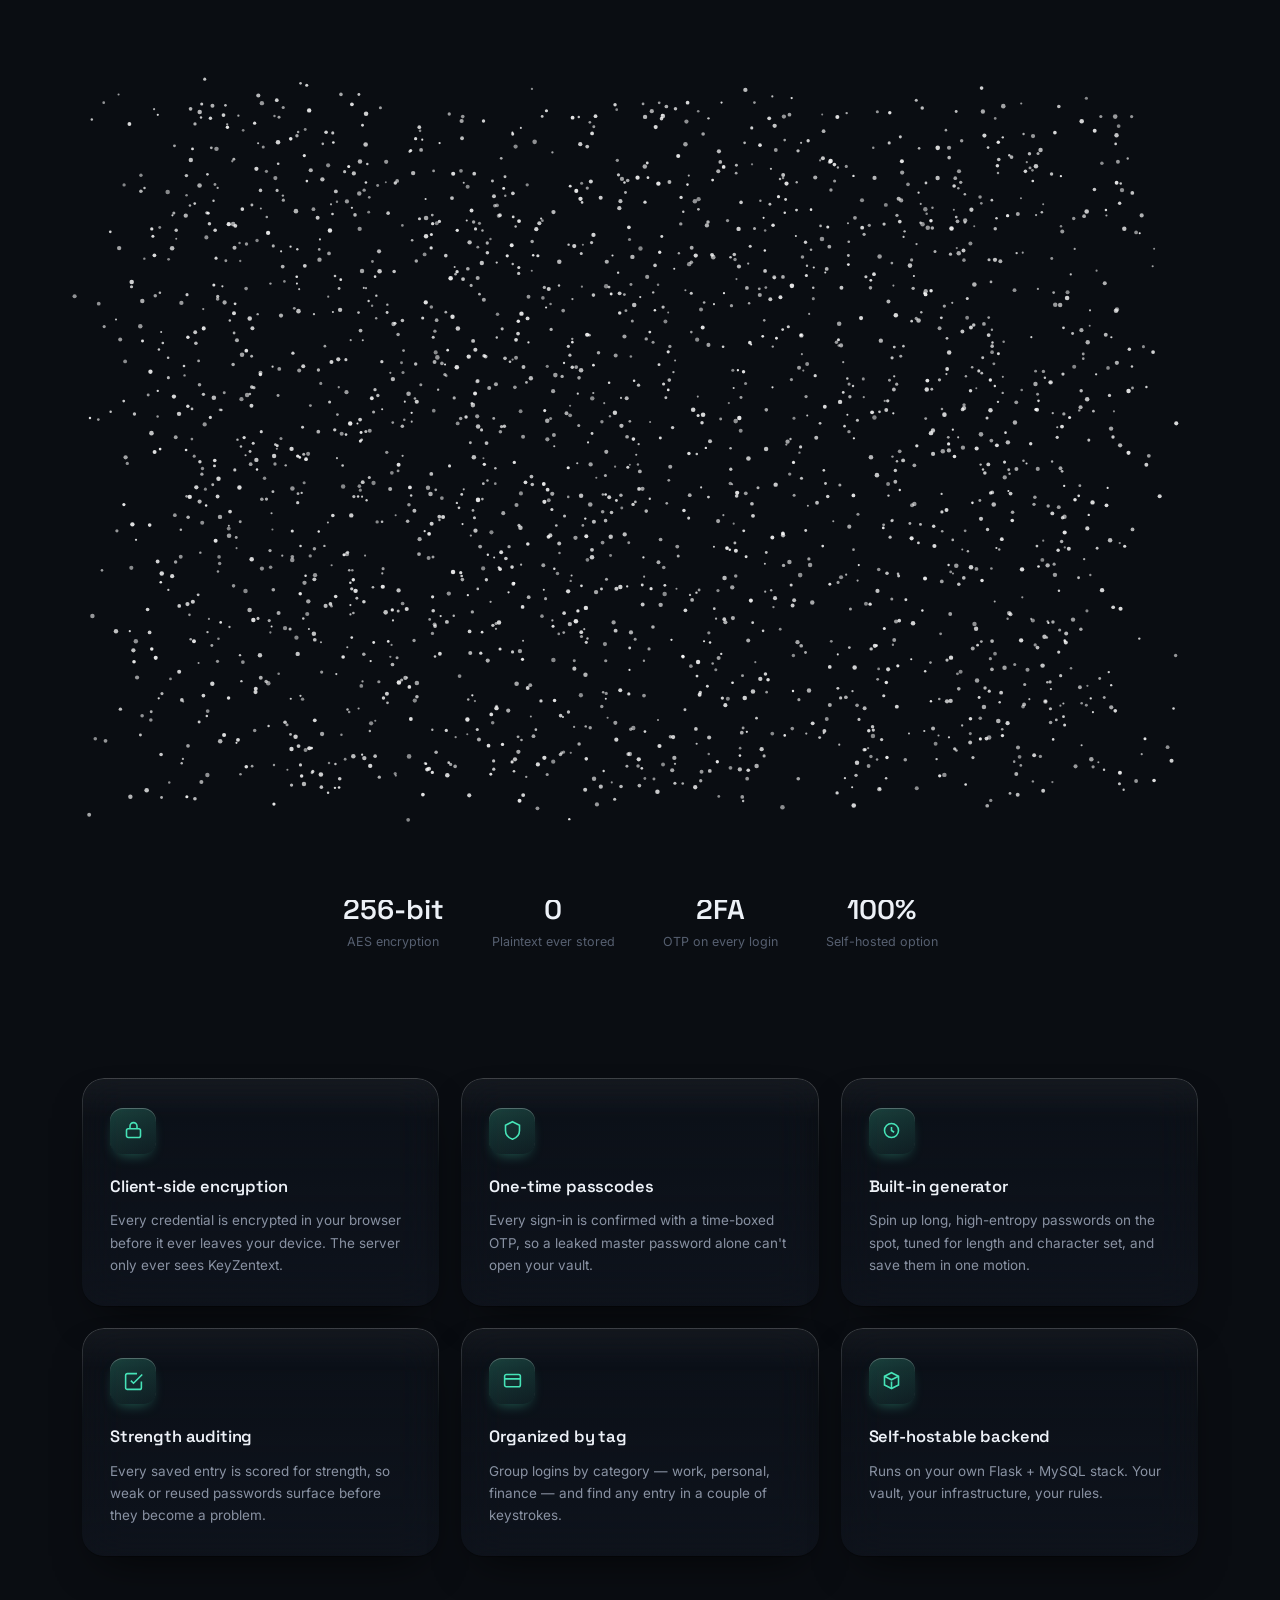
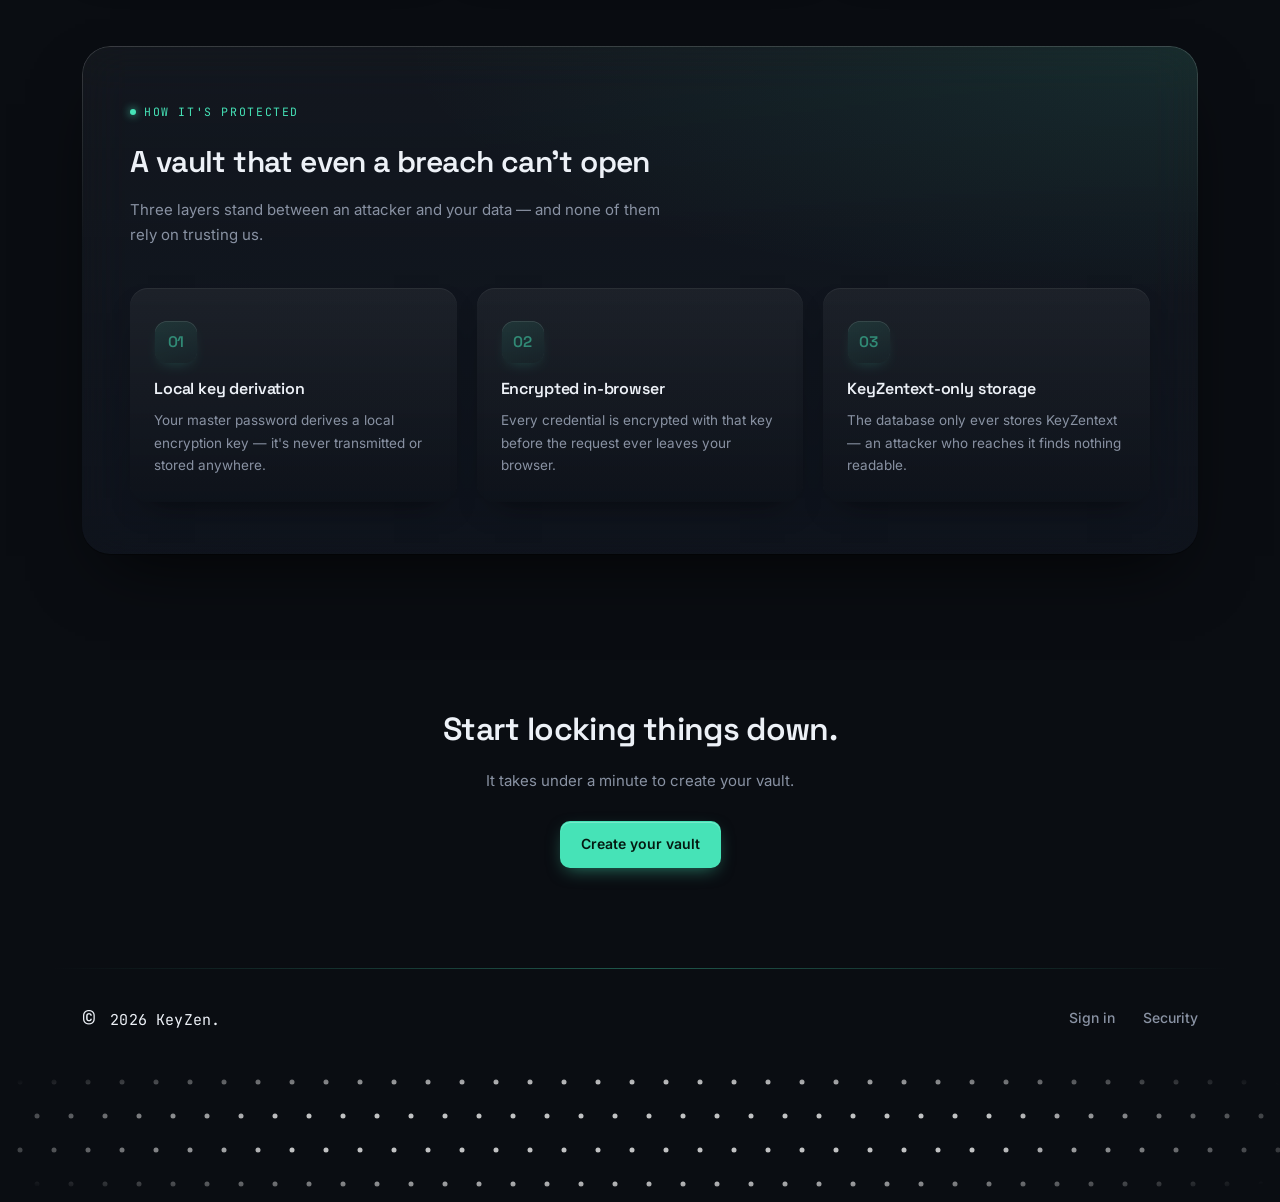
<file: frontend/index.html>
<!DOCTYPE html>
<html lang="en">
<head>
<meta charset="UTF-8" />
<meta name="viewport" content="width=device-width, initial-scale=1.0" />
<title>KeyZen — Your passwords, encrypted end to end</title>
<meta name="description" content="A private vault for every password you own. AES-256 encryption, zero-knowledge architecture, one master key." />
<link rel="icon" href="favicon.svg" type="image/svg+xml" />
<link rel="stylesheet" href="style.css" />
</head>
<body>
<div id="intro-splash">
    <canvas id="intro-bubble-canvas"></canvas>
</div>
<nav class="navbar">
  <div class="navbar-inner">
    <a href="index.html" class="brand">
      <span class="brand-mark">
        <svg viewBox="0 0 24 24" fill="none" stroke="currentColor" stroke-width="1.8"><rect x="4" y="10" width="16" height="10" rx="2"/><path d="M8 10V7a4 4 0 0 1 8 0v3"/></svg>
      </span>
      KeyZen
    </a>
    <div class="nav-links">
      <a href="#features">Features</a>  
      <a href="#security">Security</a>
      <a href="login.html">Sign in</a>
    </div>
    <div class="nav-actions">
      <a href="login.html" class="btn btn-ghost btn-sm">Sign in</a>
      <a href="login.html" class="btn btn-primary btn-sm">Get started</a>
    </div>
  </div>
</nav>

<main class="container">

  <!-- Hero -->
  <section class="hero">
  <span class="eyebrow">AES-256 · ZERO-KNOWLEDGE</span>
    <h1>One master key.<br>Every password, <span class="accent-word">unbreakable</span>.</h1>
    <p class="lead">KeyZen encrypts every credential you save with a key only you hold. Not even we can read your vault.</p>
    <div class="hero-actions">
      <a href="login.html" class="btn btn-primary">Create your vault</a>
      <a href="#security" class="btn btn-ghost">How it works</a>
    </div>

    <!-- Signature: live decryption demo -->
    <div class="panel panel-raised demo-panel">
      <div class="demo-panel-head">
        <span class="demo-dot r"></span>
        <span class="demo-dot y"></span>
        <span class="demo-dot g"></span>
        <span class="demo-panel-title">vault_session.log</span>
      </div>
      <div class="demo-line"><span class="k">$ </span><span data-cipher>decrypting entry "github.com"...</span></div>
      <div class="demo-line"><span class="k">username: </span><span class="v" data-cipher>sphereofrupayan.dev</span></div>
      <div class="demo-line"><span class="k">password: </span><span class="v" data-cipher>••••••••••••••</span></div>
      <div class="demo-line"><span class="k">$ </span><span data-cipher>access granted — 12ms</span></div>
    </div>
  </section>

  <!-- Trust strip -->
  <section class="trust-strip">
    <div class="trust-item"><div class="num">256-bit</div><div class="label">AES encryption</div></div>
    <div class="trust-item"><div class="num">0</div><div class="label">Plaintext ever stored</div></div>
    <div class="trust-item"><div class="num">2FA</div><div class="label">OTP on every login</div></div>
    <div class="trust-item"><div class="num">100%</div><div class="label">Self-hosted option</div></div>
  </section>

  <!-- Features -->
  <section id="features" class="feature-grid">
    <div class="panel feature-card">
      <div class="feature-icon"><svg viewBox="0 0 24 24" fill="none" stroke="currentColor" stroke-width="1.8"><rect x="4" y="10" width="16" height="10" rx="2"/><path d="M8 10V7a4 4 0 0 1 8 0v3"/></svg></div>
      <h3>Client-side encryption</h3>
      <p>Every credential is encrypted in your browser before it ever leaves your device. The server only ever sees KeyZentext.</p>
    </div>
    <div class="panel feature-card">
      <div class="feature-icon"><svg viewBox="0 0 24 24" fill="none" stroke="currentColor" stroke-width="1.8"><path d="M12 2l8 4v6c0 5-3.5 8.5-8 10-4.5-1.5-8-5-8-10V6l8-4z"/></svg></div>
      <h3>One-time passcodes</h3>
      <p>Every sign-in is confirmed with a time-boxed OTP, so a leaked master password alone can't open your vault.</p>
    </div>
    <div class="panel feature-card">
      <div class="feature-icon"><svg viewBox="0 0 24 24" fill="none" stroke="currentColor" stroke-width="1.8"><path d="M4 12a8 8 0 1 0 16 0 8 8 0 0 0-16 0z"/><path d="M12 8v4l3 2"/></svg></div>
      <h3>Built-in generator</h3>
      <p>Spin up long, high-entropy passwords on the spot, tuned for length and character set, and save them in one motion.</p>
    </div>
    <div class="panel feature-card">
      <div class="feature-icon"><svg viewBox="0 0 24 24" fill="none" stroke="currentColor" stroke-width="1.8"><path d="M9 11l3 3L22 4"/><path d="M21 12v7a2 2 0 0 1-2 2H5a2 2 0 0 1-2-2V5a2 2 0 0 1 2-2h11"/></svg></div>
      <h3>Strength auditing</h3>
      <p>Every saved entry is scored for strength, so weak or reused passwords surface before they become a problem.</p>
    </div>
    <div class="panel feature-card">
      <div class="feature-icon"><svg viewBox="0 0 24 24" fill="none" stroke="currentColor" stroke-width="1.8"><rect x="3" y="4" width="18" height="14" rx="2"/><path d="M3 9h18"/></svg></div>
      <h3>Organized by tag</h3>
      <p>Group logins by category — work, personal, finance — and find any entry in a couple of keystrokes.</p>
    </div>
    <div class="panel feature-card">
      <div class="feature-icon"><svg viewBox="0 0 24 24" fill="none" stroke="currentColor" stroke-width="1.8"><path d="M12 20l-8-4V6l8-4 8 4v10z"/><path d="M12 12v8"/><path d="M4 6l8 4 8-4"/></svg></div>
      <h3>Self-hostable backend</h3>
      <p>Runs on your own Flask + MySQL stack. Your vault, your infrastructure, your rules.</p>
    </div>
  </section>

  <!-- Security section -->
<section id="security" class="security-section">
  <div class="security-head">
    <span class="eyebrow">HOW IT'S PROTECTED</span>
    <h2>A vault that even a breach can't open</h2>
    <p class="security-sub">Three layers stand between an attacker and your data — and none of them rely on trusting us.</p>
  </div>

  <div class="security-steps">
    <div class="security-step">
      <div class="step-badge">01</div>
      <h3>Local key derivation</h3>
      <p>Your master password derives a local encryption key — it's never transmitted or stored anywhere.</p>
    </div>
    <div class="security-step">
      <div class="step-badge">02</div>
      <h3>Encrypted in-browser</h3>
      <p>Every credential is encrypted with that key before the request ever leaves your browser.</p>
    </div>
    <div class="security-step">
      <div class="step-badge">03</div>
      <h3>KeyZentext-only storage</h3>
      <p>The database only ever stores KeyZentext — an attacker who reaches it finds nothing readable.</p>
    </div>
  </div>
</section>

  <!-- CTA -->
  <section class="cta-band">
    <h2>Start locking things down.</h2>
    <p>It takes under a minute to create your vault.</p>
    <a href="login.html" class="btn btn-primary">Create your vault</a>
  </section>

</main>

<footer class="apple-footer">
    <div class="footer-content">
        <span><span class="copyright-symbol">©</span> 2026 KeyZen. </span>
        <div class="footer-links">
            <a href="login.html">Sign in</a>
            <a href="#security">Security</a>
        </div>
    </div>
    <div class="footer-canvas-band">
        <canvas id="footer-bubble-canvas"></canvas>
    </div>
</footer>
<script src="bubble-effects.js"></script>
<script src="script.js"></script>
</body>
</html>
</file>
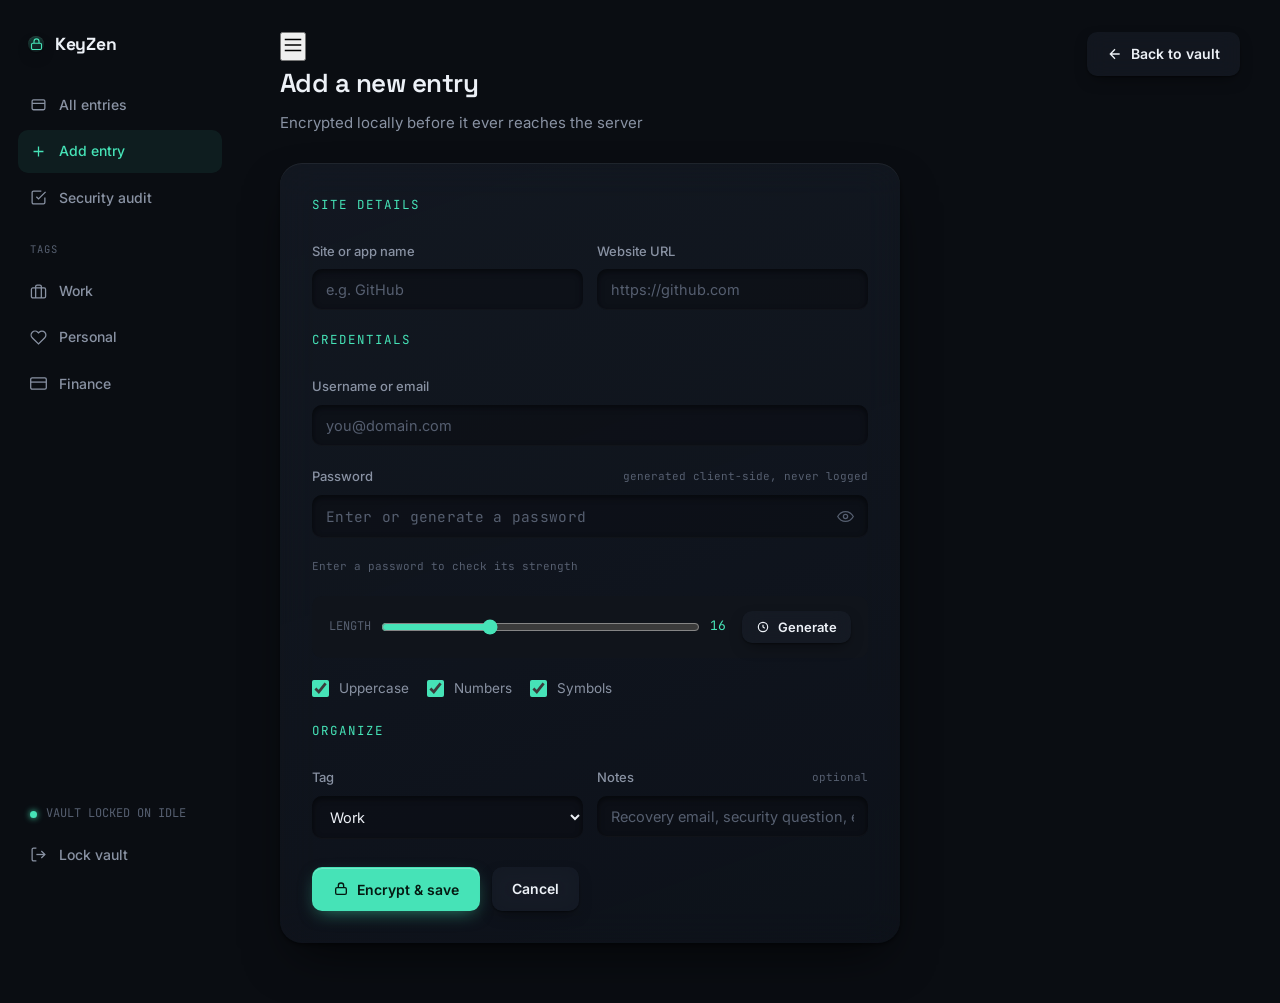
<file: frontend/add.html>
<!DOCTYPE html>
<html lang="en">
<head>
<meta charset="UTF-8" />
<meta name="viewport" content="width=device-width, initial-scale=1.0" />
<title>Add entry — KeyZen</title>
<link rel="stylesheet" href="style.css" />
</head>
<body>

<div class="app-shell">

  <!-- Sidebar -->
  <aside class="sidebar">
    <div class="sidebar-brand brand">
      <span class="brand-mark">
        <svg viewBox="0 0 24 24" fill="none" stroke="currentColor" stroke-width="1.8"><rect x="4" y="10" width="16" height="10" rx="2"/><path d="M8 10V7a4 4 0 0 1 8 0v3"/></svg>
      </span>
      KeyZen
    </div>

    <a href="dashboard.html" class="side-link">
      <svg viewBox="0 0 24 24" fill="none" stroke="currentColor" stroke-width="1.8"><rect x="3" y="4" width="18" height="14" rx="2"/><path d="M3 9h18"/></svg>
      All entries
    </a>
    <a href="add.html" class="side-link active">
      <svg viewBox="0 0 24 24" fill="none" stroke="currentColor" stroke-width="1.8"><path d="M12 5v14M5 12h14"/></svg>
      Add entry
    </a>
    <a href="#" class="side-link">
      <svg viewBox="0 0 24 24" fill="none" stroke="currentColor" stroke-width="1.8"><path d="M9 11l3 3L22 4"/><path d="M21 12v7a2 2 0 0 1-2 2H5a2 2 0 0 1-2-2V5a2 2 0 0 1 2-2h11"/></svg>
      Security audit
    </a>

    <div class="side-section-label">Tags</div>
    <a href="#" class="side-link"><svg viewBox="0 0 24 24" fill="none" stroke="currentColor" stroke-width="1.8"><rect x="2" y="7" width="20" height="14" rx="2"/><path d="M16 21V5a2 2 0 0 0-2-2h-4a2 2 0 0 0-2 2v16"/></svg> Work</a>
    <a href="#" class="side-link"><svg viewBox="0 0 24 24" fill="none" stroke="currentColor" stroke-width="1.8"><path d="M20.8 4.6a5.5 5.5 0 0 0-7.8 0L12 5.6l-1-1a5.5 5.5 0 1 0-7.8 7.8l1 1L12 21l7.8-7.6 1-1a5.5 5.5 0 0 0 0-7.8z"/></svg> Personal</a>
    <a href="#" class="side-link"><svg viewBox="0 0 24 24" fill="none" stroke="currentColor" stroke-width="1.8"><rect x="1" y="4" width="22" height="16" rx="2"/><path d="M1 10h22"/></svg> Finance</a>

    <div class="sidebar-footer">
      <div class="vault-status">
        <span class="status-dot"></span>
        VAULT LOCKED ON IDLE
      </div>
      <a href="login.html" class="side-link">
        <svg viewBox="0 0 24 24" fill="none" stroke="currentColor" stroke-width="1.8"><path d="M9 21H5a2 2 0 0 1-2-2V5a2 2 0 0 1 2-2h4"/><path d="M16 17l5-5-5-5"/><path d="M21 12H9"/></svg>
        Lock vault
      </a>
    </div>
  </aside>

  <!-- Main -->
  <main class="main-content">

    <div class="page-head">
      <div>
        <button class="nav-toggle" aria-label="Toggle menu">
          <svg width="22" height="22" viewBox="0 0 24 24" fill="none" stroke="currentColor" stroke-width="1.8"><path d="M3 6h18M3 12h18M3 18h18"/></svg>
        </button>
        <h1 data-cipher>Add a new entry</h1>
        <p class="text-secondary">Encrypted locally before it ever reaches the server</p>
      </div>
      <a href="dashboard.html" class="btn btn-ghost">
        <svg width="16" height="16" viewBox="0 0 24 24" fill="none" stroke="currentColor" stroke-width="2"><path d="M19 12H5M12 19l-7-7 7-7"/></svg>
        Back to vault
      </a>
    </div>

    <div class="form-shell">
      <div class="panel form-panel">

        <form id="add-form">

          <div class="form-section-title">Site details</div>

          <div class="field-row">
            <div class="field">
              <label for="site-name">Site or app name</label>
              <input class="input" type="text" id="site-name" placeholder="e.g. GitHub" required />
            </div>
            <div class="field">
              <label for="site-url">Website URL</label>
              <input class="input" type="url" id="site-url" placeholder="https://github.com" />
            </div>
          </div>

          <div class="form-section-title">Credentials</div>

          <div class="field">
            <label for="site-username">Username or email</label>
            <input class="input" type="text" id="site-username" placeholder="you@domain.com" required autocomplete="off" />
          </div>

          <div class="field">
            <label for="site-password">
              Password
              <span class="hint">generated client-side, never logged</span>
            </label>
            <div class="input-wrap">
              <input class="input mono-input" type="password" id="site-password" placeholder="Enter or generate a password" required data-strength-input="add" autocomplete="new-password" />
              <button type="button" class="input-action" data-toggle-visibility="site-password" aria-label="Show password">
                <svg viewBox="0 0 24 24" fill="none" stroke="currentColor" stroke-width="1.8"><path d="M1 12s4-7 11-7 11 7 11 7-4 7-11 7-11-7-11-7z"/><circle cx="12" cy="12" r="3"/></svg>
              </button>
            </div>
            <div class="strength-meter" data-strength-meter="add">
              <div class="strength-bar"></div><div class="strength-bar"></div><div class="strength-bar"></div><div class="strength-bar"></div>
            </div>
            <span class="strength-label" data-strength-label="add">Enter a password to check its strength</span>
          </div>

          <!-- Generator -->
          <div class="generator-bar">
            <div class="slider-wrap">
              <span class="mono text-tertiary" style="font-size:12px;">LENGTH</span>
              <input type="range" min="8" max="32" value="16" data-gen-length />
              <span class="length-value mono" data-gen-length-value>16</span>
            </div>
            <button type="button" class="btn btn-ghost btn-sm" data-generate-password="site-password">
              <svg width="14" height="14" viewBox="0 0 24 24" fill="none" stroke="currentColor" stroke-width="2"><path d="M4 12a8 8 0 1 0 16 0 8 8 0 0 0-16 0z"/><path d="M12 8v4l3 2"/></svg>
              Generate
            </button>
          </div>
          <div class="toggle-row" style="margin-bottom:22px;">
            <label class="checkbox-row"><input type="checkbox" checked data-gen-upper /> Uppercase</label>
            <label class="checkbox-row"><input type="checkbox" checked data-gen-numbers /> Numbers</label>
            <label class="checkbox-row"><input type="checkbox" checked data-gen-symbols /> Symbols</label>
          </div>

          <div class="form-section-title">Organize</div>

          <div class="field-row">
            <div class="field">
              <label for="site-tag">Tag</label>
              <select class="input" id="site-tag">
                <option>Work</option>
                <option>Personal</option>
                <option>Finance</option>
                <option>Other</option>
              </select>
            </div>
            <div class="field">
              <label for="site-notes">Notes <span class="hint">optional</span></label>
              <input class="input" type="text" id="site-notes" placeholder="Recovery email, security question, etc." />
            </div>
          </div>

          <div class="form-actions">
            <button type="submit" class="btn btn-primary">
              <svg width="16" height="16" viewBox="0 0 24 24" fill="none" stroke="currentColor" stroke-width="2"><rect x="4" y="10" width="16" height="10" rx="2"/><path d="M8 10V7a4 4 0 0 1 8 0v3"/></svg>
              Encrypt &amp; save
            </button>
            <a href="dashboard.html" class="btn btn-ghost">Cancel</a>
          </div>

        </form>
      </div>
    </div>

  </main>
</div>

<script src="script.js"></script>
</body>
</html>
</file>
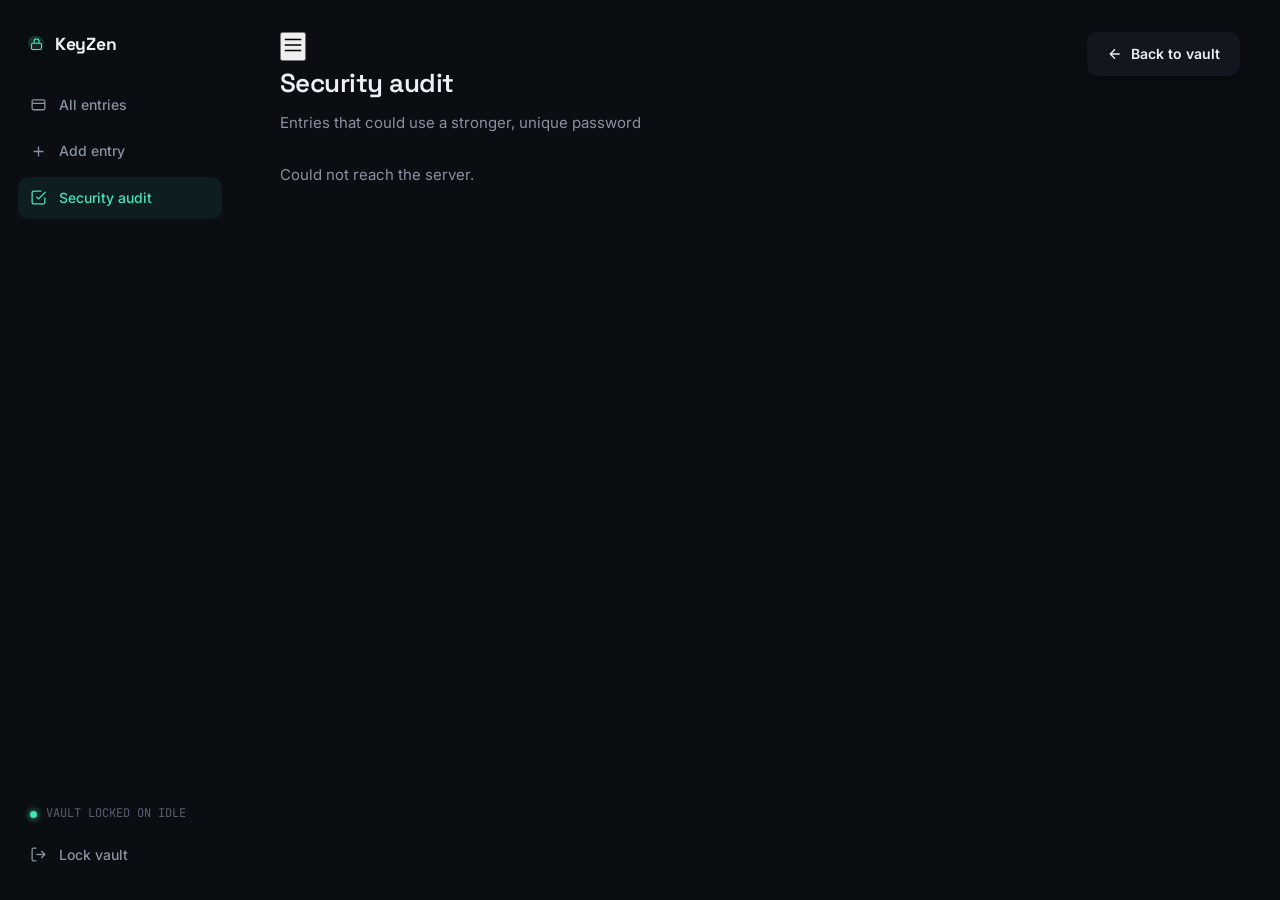
<file: frontend/audit.html>
<!DOCTYPE html>
<html lang="en">
<head>
<meta charset="UTF-8" />
<meta name="viewport" content="width=device-width, initial-scale=1.0" />
<title>Security audit — KeyZen</title>
<link rel="icon" href="favicon.svg" type="image/svg+xml" />
<link rel="stylesheet" href="style.css" />
</head>
<body>

<div class="app-shell">

  <!-- Sidebar -->
  <aside class="sidebar">
    <div class="sidebar-brand brand">
      <span class="brand-mark">
        <svg viewBox="0 0 24 24" fill="none" stroke="currentColor" stroke-width="1.8"><rect x="4" y="10" width="16" height="10" rx="2"/><path d="M8 10V7a4 4 0 0 1 8 0v3"/></svg>
      </span>
      KeyZen
    </div>

    <a href="dashboard.html" class="side-link">
      <svg viewBox="0 0 24 24" fill="none" stroke="currentColor" stroke-width="1.8"><rect x="3" y="4" width="18" height="14" rx="2"/><path d="M3 9h18"/></svg>
      All entries
    </a>
    <a href="add.html" class="side-link">
      <svg viewBox="0 0 24 24" fill="none" stroke="currentColor" stroke-width="1.8"><path d="M12 5v14M5 12h14"/></svg>
      Add entry
    </a>
    <a href="audit.html" class="side-link active">
      <svg viewBox="0 0 24 24" fill="none" stroke="currentColor" stroke-width="1.8"><path d="M9 11l3 3L22 4"/><path d="M21 12v7a2 2 0 0 1-2 2H5a2 2 0 0 1-2-2V5a2 2 0 0 1 2-2h11"/></svg>
      Security audit
    </a>

    <div class="sidebar-footer">
      <div class="vault-status">
        <span class="status-dot"></span>
        VAULT LOCKED ON IDLE
      </div>
      <a href="login.html" class="side-link">
        <svg viewBox="0 0 24 24" fill="none" stroke="currentColor" stroke-width="1.8"><path d="M9 21H5a2 2 0 0 1-2-2V5a2 2 0 0 1 2-2h4"/><path d="M16 17l5-5-5-5"/><path d="M21 12H9"/></svg>
        Lock vault
      </a>
    </div>
  </aside>

  <!-- Main -->
  <main class="main-content">

    <div class="page-head">
      <div>
        <button class="nav-toggle" aria-label="Toggle menu">
          <svg width="22" height="22" viewBox="0 0 24 24" fill="none" stroke="currentColor" stroke-width="1.8"><path d="M3 6h18M3 12h18M3 18h18"/></svg>
        </button>
        <h1 data-cipher>Security audit</h1>
        <p class="text-secondary">Entries that could use a stronger, unique password</p>
      </div>
      <a href="dashboard.html" class="btn btn-ghost">
        <svg width="16" height="16" viewBox="0 0 24 24" fill="none" stroke="currentColor" stroke-width="2"><path d="M19 12H5M12 19l-7-7 7-7"/></svg>
        Back to vault
      </a>
    </div>

    <div id="audit-results">
      <p class="text-secondary">Scanning your vault...</p>
    </div>

  </main>
</div>

<script src="script.js"></script>
</body>
</html>
</file>
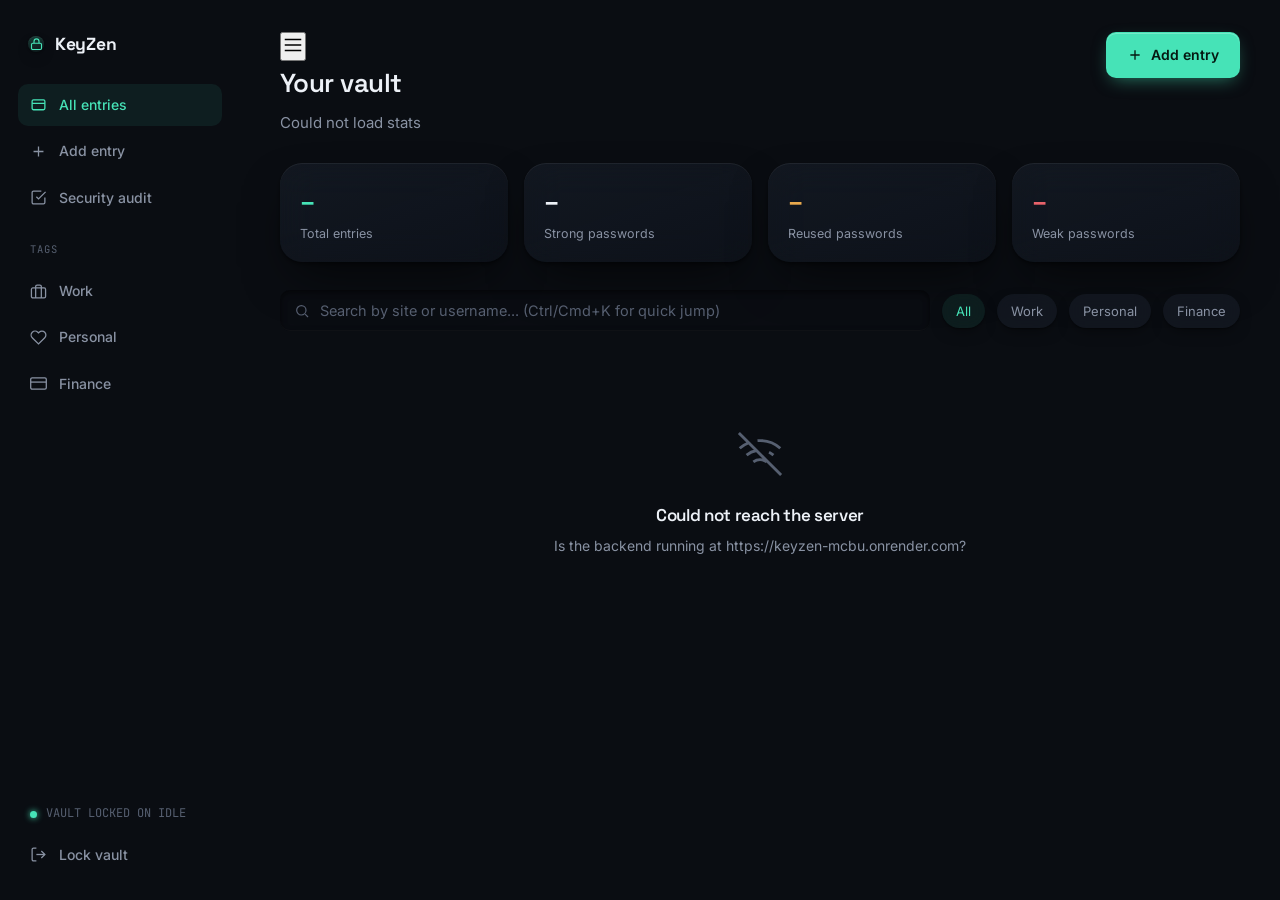
<file: frontend/dashboard.html>
<!DOCTYPE html>
<html lang="en">
<head>
<meta charset="UTF-8" />
<meta name="viewport" content="width=device-width, initial-scale=1.0" />
<title>Vault — KeyZen</title>
<link rel="icon" href="favicon.svg" type="image/svg+xml" />
<link rel="stylesheet" href="style.css" />
</head>
<body>

<div class="app-shell">

  <!-- Sidebar -->
  <aside class="sidebar">
    <div class="sidebar-brand brand">
      <span class="brand-mark">
        <svg viewBox="0 0 24 24" fill="none" stroke="currentColor" stroke-width="1.8"><rect x="4" y="10" width="16" height="10" rx="2"/><path d="M8 10V7a4 4 0 0 1 8 0v3"/></svg>
      </span>
      KeyZen
    </div>

    <a href="dashboard.html" class="side-link active">
      <svg viewBox="0 0 24 24" fill="none" stroke="currentColor" stroke-width="1.8"><rect x="3" y="4" width="18" height="14" rx="2"/><path d="M3 9h18"/></svg>
      All entries
    </a>
    <a href="add.html" class="side-link">
      <svg viewBox="0 0 24 24" fill="none" stroke="currentColor" stroke-width="1.8"><path d="M12 5v14M5 12h14"/></svg>
      Add entry
    </a>
    <a href="audit.html" class="side-link">
      <svg viewBox="0 0 24 24" fill="none" stroke="currentColor" stroke-width="1.8"><path d="M9 11l3 3L22 4"/><path d="M21 12v7a2 2 0 0 1-2 2H5a2 2 0 0 1-2-2V5a2 2 0 0 1 2-2h11"/></svg>
      Security audit
    </a>

    <div class="side-section-label">Tags</div>
    <a href="#" class="side-link" data-sidebar-tag="Work"><svg viewBox="0 0 24 24" fill="none" stroke="currentColor" stroke-width="1.8"><rect x="2" y="7" width="20" height="14" rx="2"/><path d="M16 21V5a2 2 0 0 0-2-2h-4a2 2 0 0 0-2 2v16"/></svg> Work</a>
    <a href="#" class="side-link" data-sidebar-tag="Personal"><svg viewBox="0 0 24 24" fill="none" stroke="currentColor" stroke-width="1.8"><path d="M20.8 4.6a5.5 5.5 0 0 0-7.8 0L12 5.6l-1-1a5.5 5.5 0 1 0-7.8 7.8l1 1L12 21l7.8-7.6 1-1a5.5 5.5 0 0 0 0-7.8z"/></svg> Personal</a>
    <a href="#" class="side-link" data-sidebar-tag="Finance"><svg viewBox="0 0 24 24" fill="none" stroke="currentColor" stroke-width="1.8"><rect x="1" y="4" width="22" height="16" rx="2"/><path d="M1 10h22"/></svg> Finance</a>

    <div class="sidebar-footer">
      <div class="vault-status">
        <span class="status-dot"></span>
        VAULT LOCKED ON IDLE
      </div>
      <a href="login.html" class="side-link">
        <svg viewBox="0 0 24 24" fill="none" stroke="currentColor" stroke-width="1.8"><path d="M9 21H5a2 2 0 0 1-2-2V5a2 2 0 0 1 2-2h4"/><path d="M16 17l5-5-5-5"/><path d="M21 12H9"/></svg>
        Lock vault
      </a>
    </div>
  </aside>

  <!-- Main -->
  <main class="main-content">

    <div class="page-head">
      <div>
        <button class="nav-toggle" aria-label="Toggle menu">
          <svg width="22" height="22" viewBox="0 0 24 24" fill="none" stroke="currentColor" stroke-width="1.8"><path d="M3 6h18M3 12h18M3 18h18"/></svg>
        </button>
        <h1 data-cipher>Your vault</h1>
        <p class="text-secondary" id="entry-count-label">Loading...</p>
      </div>
      <a href="add.html" class="btn btn-primary">
        <svg width="16" height="16" viewBox="0 0 24 24" fill="none" stroke="currentColor" stroke-width="2"><path d="M12 5v14M5 12h14"/></svg>
        Add entry
      </a>
    </div>

    <!-- Stats -->
    <div class="stat-row">
      <div class="panel stat-card accent">
        <div class="stat-value" id="stat-total">–</div>
        <div class="stat-label">Total entries</div>
      </div>
      <div class="panel stat-card">
        <div class="stat-value" id="stat-strong">–</div>
        <div class="stat-label">Strong passwords</div>
      </div>
      <div class="panel stat-card warn">
        <div class="stat-value" id="stat-reused">–</div>
        <div class="stat-label">Reused passwords</div>
      </div>
      <div class="panel stat-card danger">
        <div class="stat-value" id="stat-weak">–</div>
        <div class="stat-label">Weak passwords</div>
      </div>
    </div>

    <!-- Toolbar -->
    <div class="toolbar">
      <div class="search-wrap">
        <svg viewBox="0 0 24 24" fill="none" stroke="currentColor" stroke-width="1.8"><circle cx="11" cy="11" r="7"/><path d="M21 21l-4.3-4.3"/></svg>
        <input class="input" type="text" placeholder="Search by site or username... (Ctrl/Cmd+K for quick jump)" data-vault-search />
      </div>
      <button class="filter-chip active" data-tag="All">All</button>
      <button class="filter-chip" data-tag="Work">Work</button>
      <button class="filter-chip" data-tag="Personal">Personal</button>
      <button class="filter-chip" data-tag="Finance">Finance</button>
    </div>

    <!-- Vault grid -->
    <div class="vault-grid" id="vault-grid"></div>

  </main>
</div>

<!-- Delete confirmation modal (kept for markup parity; deletion is handled inline per-card with a native confirm for now) -->
<div class="modal-overlay" id="delete-modal">
  <div class="panel modal">
    <div class="modal-head">
      <h3>Delete this entry?</h3>
      <button class="modal-close" data-close-modal="delete-modal" aria-label="Close">
        <svg width="18" height="18" viewBox="0 0 24 24" fill="none" stroke="currentColor" stroke-width="1.8"><path d="M18 6L6 18M6 6l12 12"/></svg>
      </button>
    </div>
    <p>This removes the credential from your vault permanently. This can't be undone.</p>
    <div class="modal-actions">
      <button class="btn btn-ghost" data-close-modal="delete-modal">Cancel</button>
      <button class="btn btn-danger-ghost" data-close-modal="delete-modal">Delete entry</button>
    </div>
  </div>
</div>

<!-- Command palette (Ctrl/Cmd+K) -->
<div class="palette-overlay" id="command-palette">
  <div class="panel palette-box">
    <div class="palette-input-wrap">
      <svg viewBox="0 0 24 24" fill="none" stroke="currentColor" stroke-width="1.8"><circle cx="11" cy="11" r="7"/><path d="M21 21l-4.3-4.3"/></svg>
      <input type="text" class="palette-input" id="palette-input" placeholder="Jump to a saved entry..." />
      <span class="palette-hint">ESC</span>
    </div>
    <div class="palette-results" id="palette-results"></div>
  </div>
</div>

<script src="script.js"></script>
</body>
</html>
</file>
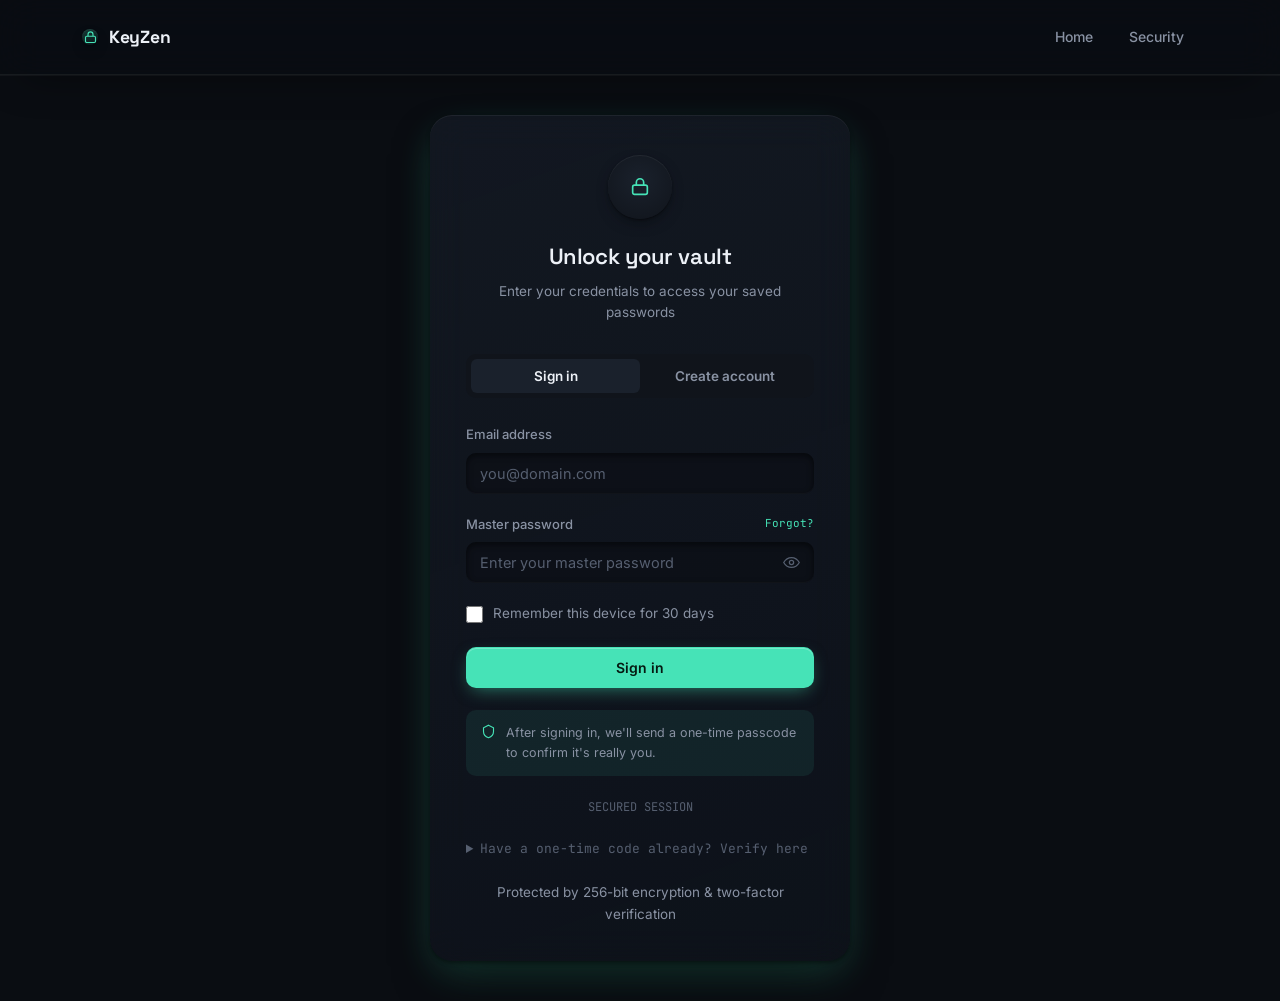
<file: frontend/login.html>
<!DOCTYPE html>
<html lang="en">
<head>
<meta charset="UTF-8" />
<meta name="viewport" content="width=device-width, initial-scale=1.0" />
<title>Sign in — KeyZen</title>
<link rel="icon" href="favicon.svg" type="image/svg+xml" />
<link rel="stylesheet" href="style.css" />
</head>
<body>

<nav class="navbar">
  <div class="navbar-inner">
    <a href="index.html" class="brand">
      <span class="brand-mark">
        <svg viewBox="0 0 24 24" fill="none" stroke="currentColor" stroke-width="1.8"><rect x="4" y="10" width="16" height="10" rx="2"/><path d="M8 10V7a4 4 0 0 1 8 0v3"/></svg>
      </span>
      KeyZen
    </a>
    <div class="nav-links">
      <a href="index.html">Home</a>
      <a href="index.html#security">Security</a>
    </div>
  </div>
</nav>

<div class="auth-shell">
  <div class="panel panel-raised auth-card">

    <div class="auth-head">
      <div class="vault-dial">
        <svg viewBox="0 0 24 24" fill="none" stroke="currentColor" stroke-width="1.8"><rect x="4" y="10" width="16" height="10" rx="2"/><path d="M8 10V7a4 4 0 0 1 8 0v3"/></svg>
      </div>
      <h1 data-cipher>Unlock your vault</h1>
      <p>Enter your credentials to access your saved passwords</p>
    </div>

    <div class="tab-switch">
      <button type="button" data-auth-tab="signin" class="active">Sign in</button>
      <button type="button" data-auth-tab="signup">Create account</button>
    </div>

    <!-- ===== Sign in panel ===== -->
    <div data-auth-panel="signin">
      <form id="login-form">
        <div class="field">
          <label for="login-email">Email address</label>
          <div class="input-wrap">
            <input class="input" type="email" id="login-email" placeholder="you@domain.com" required autocomplete="email" />
          </div>
        </div>

        <div class="field">
          <label for="login-password">
            Master password
            <a href="#" class="hint" id="forgot-link" style="color:var(--accent); text-decoration:none;">Forgot?</a>
          </label>
          <div class="input-wrap">
            <input class="input" type="password" id="login-password" placeholder="Enter your master password" required autocomplete="current-password" />
            <button type="button" class="input-action" data-toggle-visibility="login-password" aria-label="Show password">
              <svg viewBox="0 0 24 24" fill="none" stroke="currentColor" stroke-width="1.8"><path d="M1 12s4-7 11-7 11 7 11 7-4 7-11 7-11-7-11-7z"/><circle cx="12" cy="12" r="3"/></svg>
            </button>
          </div>
        </div>

        <label class="checkbox-row" style="margin-bottom:22px;">
          <input type="checkbox" id="remember-device" />
          Remember this device for 30 days
        </label>

        <button type="submit" class="btn btn-primary btn-block">Sign in</button>
      </form>

      <div class="security-note">
        <svg viewBox="0 0 24 24" fill="none" stroke="currentColor" stroke-width="1.8"><path d="M12 2l8 4v6c0 5-3.5 8.5-8 10-4.5-1.5-8-5-8-10V6l8-4z"/></svg>
        <span>After signing in, we'll send a one-time passcode to confirm it's really you.</span>
      </div>
    </div>

    <!-- ===== Sign up panel ===== -->
    <div data-auth-panel="signup" style="display:none;">
      <form id="signup-form">
        <div class="field-row">
          <div class="field">
            <label for="signup-name">Full name</label>
            <input class="input" type="text" id="signup-name" placeholder="Rupayan" required autocomplete="name" />
          </div>
          <div class="field">
            <label for="signup-email">Email address</label>
            <input class="input" type="email" id="signup-email" placeholder="you@domain.com" required autocomplete="email" />
          </div>
        </div>

        <div class="field">
          <label for="signup-password">Master password</label>
          <div class="input-wrap">
            <input class="input" type="password" id="signup-password" placeholder="Choose a strong master password" required autocomplete="new-password" data-strength-input="signup" />
            <button type="button" class="input-action" data-toggle-visibility="signup-password" aria-label="Show password">
              <svg viewBox="0 0 24 24" fill="none" stroke="currentColor" stroke-width="1.8"><path d="M1 12s4-7 11-7 11 7 11 7-4 7-11 7-11-7-11-7z"/><circle cx="12" cy="12" r="3"/></svg>
            </button>
          </div>
          <div class="strength-meter" data-strength-meter="signup">
            <div class="strength-bar"></div><div class="strength-bar"></div><div class="strength-bar"></div><div class="strength-bar"></div>
          </div>
          <span class="strength-label" data-strength-label="signup">Enter a password to check its strength</span>
        </div>

        <div class="field">
          <label for="signup-confirm">Confirm master password</label>
          <input class="input" type="password" id="signup-confirm" placeholder="Re-enter your master password" required autocomplete="new-password" />
        </div>

        <div class="security-note" style="margin-top:0; margin-bottom:22px;">
          <svg viewBox="0 0 24 24" fill="none" stroke="currentColor" stroke-width="1.8"><path d="M12 9v4M12 17h.01"/><circle cx="12" cy="12" r="9"/></svg>
          <span>This password can't be recovered if lost — it's the only key to your encrypted vault.</span>
        </div>

        <button type="submit" class="btn btn-primary btn-block">Create vault</button>
      </form>
    </div>

    <div class="auth-divider">SECURED SESSION</div>

    <!-- ===== OTP verification ===== -->
    <details style="margin-top:2px;" id="otp-section">
      <summary style="cursor:pointer; font-size:13px; color:var(--text-tertiary); font-family:var(--font-mono);">Have a one-time code already? Verify here</summary>
      <div style="margin-top:18px;">
        <p class="text-secondary" style="font-size:13px; text-align:center; margin-bottom:16px;">Enter the 6-digit code sent to your email</p>
        <div class="otp-group" style="margin-bottom:18px;">
          <input class="input" maxlength="1" inputmode="numeric" data-otp-digit />
          <input class="input" maxlength="1" inputmode="numeric" data-otp-digit />
          <input class="input" maxlength="1" inputmode="numeric" data-otp-digit />
          <input class="input" maxlength="1" inputmode="numeric" data-otp-digit />
          <input class="input" maxlength="1" inputmode="numeric" data-otp-digit />
          <input class="input" maxlength="1" inputmode="numeric" data-otp-digit />
        </div>
        <button type="button" class="btn btn-ghost btn-block btn-sm" id="otp-verify-btn">Verify code</button>
      </div>
    </details>

    <!-- ===== Forgot password panel (hidden until "Forgot?" is clicked) ===== -->
    <div id="forgot-password-panel" class="panel" style="display:none; margin-top: 22px; padding: 22px;">
      <h3 style="font-size:15px; margin-bottom:14px;">Reset your master password</h3>

      <div id="forgot-step-email">
        <div class="field">
          <label for="forgot-email">Email address</label>
          <input class="input" type="email" id="forgot-email" placeholder="you@domain.com" />
        </div>
        <button type="button" class="btn btn-primary btn-block btn-sm" id="forgot-send-btn">Send reset code</button>
      </div>

      <div id="forgot-step-reset" style="display:none;">
        <p class="text-secondary" style="font-size:13px; margin-bottom:14px;">Enter the 6-digit code sent to your email, then choose a new password.</p>
        <div class="otp-group" style="margin-bottom:18px;">
          <input class="input" maxlength="1" inputmode="numeric" data-reset-otp-digit />
          <input class="input" maxlength="1" inputmode="numeric" data-reset-otp-digit />
          <input class="input" maxlength="1" inputmode="numeric" data-reset-otp-digit />
          <input class="input" maxlength="1" inputmode="numeric" data-reset-otp-digit />
          <input class="input" maxlength="1" inputmode="numeric" data-reset-otp-digit />
          <input class="input" maxlength="1" inputmode="numeric" data-reset-otp-digit />
        </div>

        <div class="field">
          <label for="reset-new-password">New master password</label>
          <input class="input" type="password" id="reset-new-password" placeholder="Choose a new master password" data-strength-input="reset" />
          <div class="strength-meter" data-strength-meter="reset">
            <div class="strength-bar"></div><div class="strength-bar"></div><div class="strength-bar"></div><div class="strength-bar"></div>
          </div>
          <span class="strength-label" data-strength-label="reset">Enter a password to check its strength</span>
        </div>

        <div class="field">
          <label for="reset-confirm-password">Confirm new password</label>
          <input class="input" type="password" id="reset-confirm-password" placeholder="Re-enter new password" />
        </div>

        <button type="button" class="btn btn-primary btn-block btn-sm" id="reset-submit-btn">Reset password</button>
      </div>

      <button type="button" class="btn btn-ghost btn-block btn-sm" id="forgot-cancel-btn" style="margin-top:10px;">Cancel</button>
    </div>

    <p class="auth-foot">Protected by 256-bit encryption &amp; two-factor verification</p>
  </div>
</div>

<script src="script.js"></script>
</body>
</html>
</file>
<file: frontend/style.css>
/* ============================================================
   CIPHERVAULT — Design System
   A vault, not a form. Every surface reads like a deposit box;
   every reveal reads like a decryption.
   ============================================================ */

@import url('https://fonts.googleapis.com/css2?family=Space+Grotesk:wght@400;500;600;700&family=Inter:wght@400;500;600&family=JetBrains+Mono:wght@400;500;600&display=swap');
#intro-splash {
  position: fixed;
  inset: 0;
  z-index: 9999;
  background: var(--bg);
  overflow: hidden;
  transition: opacity 0.7s var(--ease), transform 0.7s var(--ease), filter 0.7s var(--ease), visibility 0.7s var(--ease);
}

#intro-splash.hide {
  opacity: 0;
  transform: scale(1.08);
  filter: blur(12px);
  visibility: hidden;
  pointer-events: none;
}
:root {
  /* Color */
  --bg: #0a0d12;
  --bg-raised: #10141b;
  --panel: #131822;
  --panel-2: #1a212c;
  --border: #232b38;
  --border-soft: #1a212c;
  --text-primary: #edf1f7;
  --text-secondary: #8992a3;
  --text-tertiary: #565f70;
  --accent: #46e3b7;
  --accent-dim: #1f5b4c;
  --accent-wash: rgba(70, 227, 183, 0.08);
  --warn: #e8a94d;
  --warn-wash: rgba(232, 169, 77, 0.1);
  --danger: #e8636b;
  --danger-wash: rgba(232, 99, 107, 0.1);

  /* Type */
  --font-display: 'Space Grotesk', sans-serif;
  --font-body: 'Inter', sans-serif;
  --font-mono: 'JetBrains Mono', monospace;

  /* Layout */
  --radius-sm: 6px;
  --radius-md: 10px;
  --radius-lg: 16px;
  --shadow-panel: 0 20px 60px -20px rgba(0, 0, 0, 0.6);
  --shadow-lift: 0 10px 30px -10px rgba(70, 227, 183, 0.15);

  /* One easing curve, used everywhere, for a cohesive feel */
  --ease: cubic-bezier(0.16, 1, 0.3, 1);
}

* {
  box-sizing: border-box;
  margin: 0;
  padding: 0;
}

html {
  scroll-behavior: smooth;
}

body {
  background: var(--bg);
  color: var(--text-primary);
  font-family: var(--font-body);
  font-size: 15px;
  line-height: 1.6;
  min-height: 100vh;
  position: relative;
  overflow-x: hidden;
}

/* Faint security-grid backdrop — a watermark, not a pattern */
body::before {
  content: '';
  position: fixed;
  inset: 0;
  z-index: 0;
  pointer-events: none;
  background-image:
    linear-gradient(var(--border-soft) 1px, transparent 1px),
    linear-gradient(90deg, var(--border-soft) 1px, transparent 1px);
  background-size: 64px 64px;
  opacity: 0.25;
  mask-image: radial-gradient(ellipse 80% 60% at 50% 0%, black 0%, transparent 70%);
}

/* Subtle grain — kills the "flat digital" look on large dark areas */
body::after {
  content: '';
  position: fixed;
  inset: 0;
  z-index: 0;
  pointer-events: none;
  opacity: 0.035;
  background-image: url("data:image/svg+xml,%3Csvg xmlns='http://www.w3.org/2000/svg' width='120' height='120'%3E%3Cfilter id='n'%3E%3CfeTurbulence type='fractalNoise' baseFrequency='0.9' numOctaves='2' stitchTiles='stitch'/%3E%3C/filter%3E%3Crect width='100%25' height='100%25' filter='url(%23n)'/%3E%3C/svg%3E");
}

a { color: inherit; text-decoration: none; }
ul { list-style: none; }
button { font-family: inherit; cursor: pointer; }

::selection {
  background: var(--accent);
  color: #051911;
}

/* Focus visibility — never trap keyboard users in the dark */
:focus-visible {
  outline: 2px solid var(--accent);
  outline-offset: 3px;
  border-radius: 4px;
}

::-webkit-scrollbar { width: 10px; height: 10px; }
::-webkit-scrollbar-track { background: var(--bg); }
::-webkit-scrollbar-thumb { background: var(--border); border-radius: 10px; }
::-webkit-scrollbar-thumb:hover { background: var(--text-tertiary); }

/* ============================================================
   Typography primitives
   ============================================================ */

.eyebrow {
  font-family: var(--font-mono);
  font-size: 11.5px;
  letter-spacing: 0.14em;
  text-transform: uppercase;
  color: var(--accent);
  display: inline-flex;
  align-items: center;
  gap: 8px;
}

.eyebrow::before {
  content: '';
  width: 6px;
  height: 6px;
  border-radius: 50%;
  background: var(--accent);
  box-shadow: 0 0 8px var(--accent);
}

h1, h2, h3, .display {
  font-family: var(--font-display);
  font-weight: 600;
  letter-spacing: -0.02em;
  color: var(--text-primary);
}

.mono {
  font-family: var(--font-mono);
}

.text-secondary { color: var(--text-secondary); }
.text-tertiary { color: var(--text-tertiary); }

/* Cipher-scramble reveal target: JS swaps characters, then settles */
.cipher-text {
  font-family: var(--font-mono);
  display: inline-block;
}

/* ============================================================
   Layout shell
   ============================================================ */

.container {
  max-width: 1180px;
  margin: 0 auto;
  padding: 0 32px;
  position: relative;
  z-index: 1;
}

/* Top nav — consistent across all pages */
/* ============================================================
   NAVBAR — premium glass, animated links, scroll-aware
   ============================================================ */
.navbar {
  position: sticky;
  top: 0;
  z-index: 50;
  background: rgba(10, 13, 18, 0.55);
  backdrop-filter: blur(20px) saturate(160%);
  -webkit-backdrop-filter: blur(20px) saturate(160%);
  border-bottom: 1px solid rgba(255,255,255,0.06);
  box-shadow: 0 1px 0 rgba(255,255,255,0.04), 0 20px 40px -24px rgba(0,0,0,0.6);
  transition: padding 0.35s var(--ease), background 0.35s var(--ease), box-shadow 0.35s var(--ease);
}

.navbar.scrolled {
  background: rgba(10, 13, 18, 0.82);
  box-shadow: 0 1px 0 rgba(255,255,255,0.05), 0 24px 50px -20px rgba(0,0,0,0.75);
}

.navbar-inner {
  max-width: 1180px;
  margin: 0 auto;
  padding: 18px 32px;
  display: flex;
  align-items: center;
  justify-content: space-between;
  transition: padding 0.35s var(--ease);
}

.navbar.scrolled .navbar-inner {
  padding: 12px 32px;
}

/* ---------- Brand / logo ---------- */
.brand {
  display: flex;
  align-items: center;
  gap: 11px;
  font-family: var(--font-display);
  font-weight: 700;
  font-size: 17.5px;
  letter-spacing: -0.015em;
  transition: transform 0.25s var(--ease);
}

.brand:hover { transform: translateY(-1px); }

.brand-mark {
  width: 16px;
  height: 16px;
  border-radius: 9px;
  background: linear-gradient(160deg, rgba(70,227,183,.22), rgba(70,227,183,.05));
  display: grid;
  place-items: center;
  color: var(--accent);
  flex-shrink: 0;
  box-shadow: inset 0 1px 0 rgba(255,255,255,.2), 0 0 0 1px rgba(70,227,183,.15), 0 8px 20px -10px rgba(70,227,183,.5);
  transition: box-shadow 0.3s var(--ease), transform 0.3s var(--ease);
}

.brand:hover .brand-mark {
  box-shadow: inset 0 1px 0 rgba(255,255,255,.3), 0 0 0 1px rgba(70,227,183,.3), 0 10px 26px -8px rgba(70,227,183,.7);
  transform: scale(1.06) rotate(-4deg);
}

.brand-mark svg {
  width: 15px;
  height: 15px;
  color: var(--accent);
}

/* ---------- Nav links with animated underline ---------- */
.nav-links {
  display: flex;
  align-items: center;
  gap: 8px;
}

.nav-links a {
  position: relative;
  font-size: 14px;
  font-weight: 500;
  color: var(--text-secondary);
  padding: 8px 14px;
  border-radius: 8px;
  transition: color 0.2s var(--ease), background 0.2s var(--ease);
}

.nav-links a::after {
  content: '';
  position: absolute;
  left: 14px;
  right: 14px;
  bottom: 4px;
  height: 1.5px;
  background: var(--accent);
  transform: scaleX(0);
  transform-origin: center;
  transition: transform 0.3s var(--ease);
}

.nav-links a:hover {
  color: var(--text-primary);
  background: rgba(255,255,255,0.04);
}

.nav-links a:hover::after {
  transform: scaleX(1);
}

/* ---------- Nav actions ---------- */
.nav-actions {
  display: flex;
  align-items: center;
  gap: 12px;
}

.nav-actions .btn-ghost {
  background: transparent;
  border: 1px solid rgba(255,255,255,0.08);
  color: var(--text-secondary);
}

.nav-actions .btn-ghost:hover {
  border-color: rgba(255,255,255,0.18);
  color: var(--text-primary);
  background: rgba(255,255,255,0.03);
}

.nav-actions .btn-primary {
  position: relative;
  overflow: hidden;
  background: linear-gradient(135deg, var(--accent), #5aeac2);
  box-shadow: 0 4px 14px -4px rgba(70,227,183,.55), inset 0 1px 0 rgba(255,255,255,.3);
}

.nav-actions .btn-primary::before {
  content: '';
  position: absolute;
  inset: 0;
  background: linear-gradient(120deg, transparent 30%, rgba(255,255,255,.35) 50%, transparent 70%);
  transform: translateX(-120%);
  transition: transform 0.6s var(--ease);
}

.nav-actions .btn-primary:hover::before {
  transform: translateX(120%);
}

.nav-actions .btn-primary:hover {
  box-shadow: 0 8px 22px -6px rgba(70,227,183,.7), inset 0 1px 0 rgba(255,255,255,.35);
  transform: translateY(-1px);
}

@media (max-width: 640px) {
  .nav-links { display: none; }
}

/* ============================================================
   Buttons
   ============================================================ */

.btn {
  display: inline-flex;
  align-items: center;
  justify-content: center;
  gap: 8px;
  font-family: var(--font-body);
  font-size: 14px;
  font-weight: 600;
  padding: 11px 20px;
  border-radius: var(--radius-sm);
  border: 1px solid transparent;
  transition: transform 0.12s var(--ease), box-shadow 0.15s var(--ease), background 0.15s var(--ease), border-color 0.15s var(--ease);
  white-space: nowrap;
}

.btn:active { transform: scale(0.97); }

.btn-primary {
  background: var(--accent);
  color: #051911;
}

.btn-primary:hover {
  box-shadow: var(--shadow-lift);
  background: #5aeac2;
}

.btn-ghost {
  background: transparent;
  border-color: var(--border);
  color: var(--text-primary);
}

.btn-ghost:hover {
  border-color: var(--text-tertiary);
  background: var(--panel);
}

.btn-danger-ghost {
  background: transparent;
  border-color: var(--danger);
  color: var(--danger);
}

.btn-danger-ghost:hover {
  background: var(--danger-wash);
}

.btn-block { width: 100%; }
.btn-sm { padding: 8px 14px; font-size: 13px; }
.btn-icon { padding: 10px; }

/* ============================================================
   Cards / Panels
   ============================================================ */

.panel {
  background: var(--panel);
  border: 1px solid var(--border);
  border-radius: var(--radius-lg);
}

.panel-raised {
  box-shadow: var(--shadow-panel);
}

/* ============================================================
   Forms
   ============================================================ */

.field {
  margin-bottom: 20px;
}

.field label {
  display: flex;
  justify-content: space-between;
  align-items: center;
  font-size: 13px;
  font-weight: 500;
  color: var(--text-secondary);
  margin-bottom: 8px;
}

.field label .hint {
  font-family: var(--font-mono);
  font-size: 11px;
  color: var(--text-tertiary);
  font-weight: 400;
}

.input-wrap {
  position: relative;
  display: flex;
  align-items: center;
}

.input,
textarea.input,
select.input {
  width: 100%;
  background: var(--bg-raised);
  border: 1px solid var(--border);
  color: var(--text-primary);
  font-family: var(--font-body);
  font-size: 14.5px;
  padding: 12px 14px;
  border-radius: var(--radius-sm);
  transition: border-color 0.15s ease, background 0.15s ease;
}

.input.mono-input { font-family: var(--font-mono); letter-spacing: 0.02em; }

.input::placeholder { color: var(--text-tertiary); }

.input:hover { border-color: #2e3847; }

.input:focus {
  border-color: var(--accent);
  background: var(--panel);
}

.input-wrap .input { padding-right: 44px; }

.input-action {
  position: absolute;
  right: 6px;
  background: none;
  border: none;
  color: var(--text-tertiary);
  padding: 8px;
  border-radius: 6px;
  display: grid;
  place-items: center;
  transition: color 0.15s ease, background 0.15s ease;
}

.input-action:hover { color: var(--accent); background: var(--accent-wash); }
.input-action svg { width: 17px; height: 17px; }

.field-row { display: flex; gap: 14px; }
.field-row .field { flex: 1; }

/* Strength meter */
.strength-meter {
  display: flex;
  gap: 5px;
  margin-top: 9px;
}

.strength-bar {
  height: 4px;
  flex: 1;
  border-radius: 2px;
  background: var(--border);
  transition: background 0.2s ease;
}

.strength-label {
  font-family: var(--font-mono);
  font-size: 11px;
  color: var(--text-tertiary);
  margin-top: 7px;
  display: block;
}

/* Checkbox */
.checkbox-row {
  display: flex;
  align-items: center;
  gap: 10px;
  font-size: 13.5px;
  color: var(--text-secondary);
}

.checkbox-row input[type="checkbox"] {
  width: 17px;
  height: 17px;
  accent-color: var(--accent);
  background: var(--bg-raised);
}

/* OTP input group */
.otp-group {
  display: flex;
  gap: 10px;
  justify-content: center;
}

.otp-group .input {
  width: 48px;
  height: 56px;
  text-align: center;
  font-family: var(--font-mono);
  font-size: 20px;
  padding: 0;
}

/* ============================================================
   Auth shell (login page)
   ============================================================ */

.auth-shell {
  min-height: 100vh;
  display: flex;
  align-items: center;
  justify-content: center;
  padding: 40px 24px;
  position: relative;
  z-index: 1;
}

.auth-card {
  width: 100%;
  max-width: 420px;
  padding: 40px 36px 36px;
}

.auth-head {
  text-align: center;
  margin-bottom: 30px;
}

.vault-dial {
  width: 64px;
  height: 64px;
  margin: 0 auto 20px;
  border-radius: 50%;
  border: 1.5px solid var(--border);
  display: grid;
  place-items: center;
  position: relative;
  background: radial-gradient(circle at 50% 40%, var(--panel-2), var(--bg-raised));
}

.vault-dial::before {
  content: '';
  position: absolute;
  inset: 8px;
  border-radius: 50%;
  border: 1px dashed var(--border);
}

.vault-dial svg {
  width: 22px;
  height: 22px;
  color: var(--accent);
  z-index: 1;
}

.auth-head h1 {
  font-size: 22px;
  margin-bottom: 6px;
}

.auth-head p {
  font-size: 13.5px;
  color: var(--text-secondary);
}

.auth-foot {
  text-align: center;
  margin-top: 22px;
  font-size: 13.5px;
  color: var(--text-secondary);
}

.auth-foot a { color: var(--accent); font-weight: 500; }

.auth-divider {
  display: flex;
  align-items: center;
  gap: 12px;
  margin: 22px 0;
  color: var(--text-tertiary);
  font-size: 12px;
  font-family: var(--font-mono);
}

.auth-divider::before,
.auth-divider::after {
  content: '';
  flex: 1;
  height: 1px;
  background: var(--border);
}

.tab-switch {
  display: flex;
  background: var(--bg-raised);
  border: 1px solid var(--border);
  border-radius: var(--radius-sm);
  padding: 4px;
  margin-bottom: 26px;
}

.tab-switch button {
  flex: 1;
  background: none;
  border: none;
  color: var(--text-secondary);
  font-size: 13.5px;
  font-weight: 600;
  padding: 9px;
  border-radius: 6px;
  transition: all 0.15s ease;
}

.tab-switch button.active {
  background: var(--panel-2);
  color: var(--text-primary);
  box-shadow: 0 1px 0 var(--border);
}

.security-note {
  display: flex;
  gap: 10px;
  align-items: flex-start;
  background: var(--accent-wash);
  border: 1px solid var(--accent-dim);
  border-radius: var(--radius-sm);
  padding: 12px 14px;
  font-size: 12.5px;
  color: var(--text-secondary);
  margin-top: 22px;
}

.security-note svg {
  width: 15px;
  height: 15px;
  color: var(--accent);
  flex-shrink: 0;
  margin-top: 1px;
}

/* ============================================================
   Dashboard shell
   ============================================================ */

.app-shell {
  display: grid;
  grid-template-columns: 240px 1fr;
  min-height: 100vh;
  position: relative;
  z-index: 1;
}

.sidebar {
  border-right: 1px solid var(--border-soft);
  padding: 24px 18px;
  display: flex;
  flex-direction: column;
  gap: 4px;
  position: sticky;
  top: 0;
  height: 100vh;
}

.sidebar-brand {
  padding: 6px 10px 22px;
}

.side-link {
  display: flex;
  align-items: center;
  gap: 12px;
  padding: 10px 12px;
  border-radius: var(--radius-sm);
  color: var(--text-secondary);
  font-size: 14px;
  font-weight: 500;
  transition: background 0.15s ease, color 0.15s ease;
}

.side-link svg { width: 17px; height: 17px; flex-shrink: 0; }

.side-link:hover { background: var(--panel); color: var(--text-primary); }

.side-link.active {
  background: var(--accent-wash);
  color: var(--accent);
}

.side-section-label {
  font-family: var(--font-mono);
  font-size: 10.5px;
  letter-spacing: 0.1em;
  text-transform: uppercase;
  color: var(--text-tertiary);
  padding: 18px 12px 8px;
}

.sidebar-footer {
  margin-top: auto;
  padding-top: 16px;
  border-top: 1px solid var(--border-soft);
}

.vault-status {
  display: flex;
  align-items: center;
  gap: 9px;
  padding: 10px 12px;
  font-size: 12px;
  color: var(--text-tertiary);
  font-family: var(--font-mono);
}

.status-dot {
  width: 7px;
  height: 7px;
  border-radius: 50%;
  background: var(--accent);
  box-shadow: 0 0 6px var(--accent);
  flex-shrink: 0;
  animation: pulse-dot 2.4s ease-in-out infinite;
}

@keyframes pulse-dot {
  0%, 100% { opacity: 1; }
  50% { opacity: 0.4; }
}

.main-content {
  padding: 32px 40px 60px;
  min-width: 0;
}

.page-head {
  display: flex;
  align-items: flex-start;
  justify-content: space-between;
  gap: 20px;
  margin-bottom: 28px;
  flex-wrap: wrap;
}

.page-head h1 { font-size: 26px; margin-bottom: 6px; }

.stat-row {
  display: grid;
  grid-template-columns: repeat(4, 1fr);
  gap: 16px;
  margin-bottom: 28px;
}

.stat-card {
  padding: 18px 20px;
}

.stat-card .stat-value {
  font-family: var(--font-display);
  font-size: 26px;
  font-weight: 600;
  margin-bottom: 2px;
}

.stat-card .stat-label {
  font-size: 12.5px;
  color: var(--text-secondary);
}

.stat-card.warn .stat-value { color: var(--warn); }
.stat-card.danger .stat-value { color: var(--danger); }
.stat-card.accent .stat-value { color: var(--accent); }

.toolbar {
  display: flex;
  align-items: center;
  gap: 12px;
  margin-bottom: 20px;
  flex-wrap: wrap;
}

.search-wrap {
  flex: 1;
  min-width: 220px;
  position: relative;
}

.search-wrap svg {
  position: absolute;
  left: 14px;
  top: 50%;
  transform: translateY(-50%);
  width: 16px;
  height: 16px;
  color: var(--text-tertiary);
}

.search-wrap .input { padding-left: 40px; }

.filter-chip {
  display: inline-flex;
  align-items: center;
  gap: 6px;
  padding: 9px 14px;
  border: 1px solid var(--border);
  border-radius: 20px;
  font-size: 13px;
  color: var(--text-secondary);
  background: var(--bg-raised);
  transition: all 0.15s ease;
}

.filter-chip:hover, .filter-chip.active {
  border-color: var(--accent-dim);
  color: var(--accent);
  background: var(--accent-wash);
}

/* Vault grid — deposit-box metaphor */
.vault-grid {
  display: grid;
  grid-template-columns: repeat(auto-fill, minmax(300px, 1fr));
  gap: 16px;
}

.vault-card {
  padding: 20px;
  transition: border-color 0.2s var(--ease), transform 0.2s var(--ease), box-shadow 0.2s var(--ease);
  position: relative;
  overflow: hidden;
  animation: card-in 0.4s var(--ease) backwards;
}

@keyframes card-in {
  from { opacity: 0; transform: translateY(10px); }
  to { opacity: 1; transform: translateY(0); }
}

.vault-card:hover {
  border-color: var(--accent-dim);
  transform: translateY(-2px);
}

.vault-card::before {
  content: '';
  position: absolute;
  top: 0; left: 0;
  width: 3px;
  height: 100%;
  background: var(--accent);
  opacity: 0;
  transition: opacity 0.18s ease;
}

.vault-card:hover::before { opacity: 1; }

.vault-card-head {
  display: flex;
  align-items: center;
  gap: 12px;
  margin-bottom: 14px;
}

.vault-favicon {
  width: 38px;
  height: 38px;
  border-radius: 9px;
  background: var(--bg-raised);
  border: 1px solid var(--border);
  display: grid;
  place-items: center;
  font-family: var(--font-display);
  font-weight: 600;
  font-size: 15px;
  color: var(--accent);
  flex-shrink: 0;
}

.vault-card-title { font-size: 15px; font-weight: 600; margin-bottom: 2px; }
.vault-card-sub { font-size: 12.5px; color: var(--text-tertiary); }

.vault-card-body { margin-bottom: 14px; }

.credential-row {
  display: flex;
  align-items: center;
  justify-content: space-between;
  padding: 9px 0;
  border-top: 1px solid var(--border-soft);
  gap: 10px;
}

.credential-row:first-child { border-top: none; }

.credential-label {
  font-size: 11px;
  color: var(--text-tertiary);
  text-transform: uppercase;
  letter-spacing: 0.06em;
  width: 64px;
  flex-shrink: 0;
}

.credential-value {
  font-family: var(--font-mono);
  font-size: 13px;
  color: var(--text-primary);
  flex: 1;
  overflow: hidden;
  text-overflow: ellipsis;
  white-space: nowrap;
}

.credential-value.masked { letter-spacing: 2px; }

.credential-actions { display: flex; gap: 2px; flex-shrink: 0; }

.icon-btn {
  background: none;
  border: none;
  color: var(--text-tertiary);
  padding: 6px;
  border-radius: 6px;
  display: grid;
  place-items: center;
  transition: color 0.15s ease, background 0.15s ease;
}

.icon-btn:hover { color: var(--accent); background: var(--accent-wash); }
.icon-btn svg { width: 15px; height: 15px; }

.vault-card-foot {
  display: flex;
  align-items: center;
  justify-content: space-between;
  padding-top: 12px;
  border-top: 1px solid var(--border-soft);
}

.tag {
  font-family: var(--font-mono);
  font-size: 10.5px;
  padding: 3px 8px;
  border-radius: 4px;
  text-transform: uppercase;
  letter-spacing: 0.05em;
}

.tag-strong { background: var(--accent-wash); color: var(--accent); }
.tag-weak { background: var(--danger-wash); color: var(--danger); }
.tag-medium { background: var(--warn-wash); color: var(--warn); }

/* Skeleton loading cards — shown while entries are being fetched */
.skeleton-card {
  padding: 20px;
}

.skeleton-line {
  height: 12px;
  border-radius: 4px;
  background: linear-gradient(90deg, var(--bg-raised) 25%, var(--panel-2) 50%, var(--bg-raised) 75%);
  background-size: 200% 100%;
  animation: skeleton-shimmer 1.6s ease-in-out infinite;
}

@keyframes skeleton-shimmer {
  0% { background-position: 200% 0; }
  100% { background-position: -200% 0; }
}

.skeleton-card .skeleton-head {
  display: flex;
  align-items: center;
  gap: 12px;
  margin-bottom: 16px;
}

.skeleton-card .skeleton-avatar {
  width: 38px;
  height: 38px;
  border-radius: 9px;
  flex-shrink: 0;
  background: linear-gradient(90deg, var(--bg-raised) 25%, var(--panel-2) 50%, var(--bg-raised) 75%);
  background-size: 200% 100%;
  animation: skeleton-shimmer 1.6s ease-in-out infinite;
}

.skeleton-card .skeleton-title { width: 55%; height: 14px; margin-bottom: 8px; }
.skeleton-card .skeleton-sub { width: 35%; }
.skeleton-card .skeleton-row { margin: 14px 0; }
.skeleton-card .skeleton-row + .skeleton-row { width: 70%; }

/* Empty state */
.empty-state {
  text-align: center;
  padding: 80px 20px;
  color: var(--text-secondary);
}

.empty-state svg {
  width: 46px;
  height: 46px;
  color: var(--text-tertiary);
  margin-bottom: 18px;
}

.empty-state h3 {
  font-size: 17px;
  color: var(--text-primary);
  margin-bottom: 6px;
}

.empty-state p { font-size: 14px; margin-bottom: 22px; }

/* ============================================================
   Add / Edit entry page
   ============================================================ */

.form-shell {
  max-width: 620px;
}

.form-panel { padding: 32px; }

.form-section-title {
  font-size: 12.5px;
  font-family: var(--font-mono);
  text-transform: uppercase;
  letter-spacing: 0.08em;
  color: var(--accent);
  margin-bottom: 16px;
  padding-bottom: 10px;
  border-bottom: 1px solid var(--border-soft);
}

.generator-bar {
  display: flex;
  align-items: center;
  gap: 12px;
  background: var(--bg-raised);
  border: 1px solid var(--border);
  border-radius: var(--radius-sm);
  padding: 14px 16px;
  margin-bottom: 20px;
}

.generator-bar .slider-wrap {
  flex: 1;
  display: flex;
  align-items: center;
  gap: 10px;
}

.generator-bar input[type="range"] {
  flex: 1;
  accent-color: var(--accent);
}

.generator-bar .length-value {
  font-family: var(--font-mono);
  font-size: 13px;
  color: var(--accent);
  width: 20px;
}

.toggle-row {
  display: flex;
  gap: 18px;
  margin-top: 12px;
  flex-wrap: wrap;
}

.form-actions {
  display: flex;
  gap: 12px;
  margin-top: 8px;
}

/* ============================================================
   Toast
   ============================================================ */

.toast {
  position: fixed;
  bottom: 26px;
  left: 50%;
  transform: translateX(-50%) translateY(20px);
  background: var(--panel-2);
  border: 1px solid var(--accent-dim);
  color: var(--text-primary);
  padding: 13px 20px;
  border-radius: var(--radius-sm);
  font-size: 13.5px;
  display: flex;
  align-items: center;
  gap: 10px;
  box-shadow: var(--shadow-panel);
  opacity: 0;
  pointer-events: none;
  transition: opacity 0.2s ease, transform 0.2s ease;
  z-index: 200;
}

.toast.show {
  opacity: 1;
  transform: translateX(-50%) translateY(0);
}

.toast svg { width: 16px; height: 16px; color: var(--accent); }

.toast.toast-error { border-color: var(--danger); }
.toast.toast-error svg { color: var(--danger); }
.toast.toast-warn { border-color: var(--warn); }
.toast.toast-warn svg { color: var(--warn); }

/* Inline field validation */
.field.has-error .input {
  border-color: var(--danger);
}

.field-error {
  display: none;
  font-size: 12px;
  color: var(--danger);
  margin-top: 6px;
}

.field.has-error .field-error {
  display: block;
}

.field.has-success .input {
  border-color: var(--accent-dim);
}

/* ============================================================
   Landing page (index.html) specific
   ============================================================ */

.hero {
  padding: 100px 0 90px;
  text-align: center;
  position: relative;
}

.hero .eyebrow { margin-bottom: 22px; }

.hero h1 {
  font-size: 54px;
  line-height: 1.08;
  max-width: 760px;
  margin: 0 auto 20px;
}

.hero h1 .accent-word { color: var(--accent); }

.hero p.lead {
  font-size: 17px;
  color: var(--text-secondary);
  max-width: 520px;
  margin: 0 auto 34px;
}

.hero-actions {
  display: flex;
  gap: 14px;
  justify-content: center;
  margin-bottom: 60px;
}

/* Decryption demo panel — the signature moment */
.demo-panel {
  max-width: 640px;
  margin: 0 auto;
  padding: 22px 26px;
  text-align: left;
}

.demo-panel-head {
  display: flex;
  align-items: center;
  gap: 8px;
  margin-bottom: 16px;
}

.demo-dot { width: 10px; height: 10px; border-radius: 50%; }
.demo-dot.r { background: #e8636b44; }
.demo-dot.y { background: #e8a94d44; }
.demo-dot.g { background: #46e3b744; }

.demo-panel-title {
  font-family: var(--font-mono);
  font-size: 12px;
  color: var(--text-tertiary);
  margin-left: 6px;
}

.demo-line {
  font-family: var(--font-mono);
  font-size: 14px;
  padding: 5px 0;
  color: var(--text-secondary);
}

.demo-line .k { color: var(--text-tertiary); }
.demo-line .v { color: var(--accent); }

.trust-strip {
  display: flex;
  justify-content: center;
  gap: 48px;
  padding: 36px 0;
  border-top: 1px solid var(--border-soft);
  border-bottom: 1px solid var(--border-soft);
  flex-wrap: wrap;
}

.trust-item { text-align: center; }
.trust-item .num {
  font-family: var(--font-display);
  font-size: 28px;
  font-weight: 600;
  color: var(--text-primary);
}
.trust-item .label { font-size: 12.5px; color: var(--text-tertiary); }

.feature-grid {
  display: grid;
  grid-template-columns: repeat(3, 1fr);
  gap: 20px;
  padding: 90px 0;
}

.feature-card {
  padding: 26px;
}

.feature-icon {
  width: 40px;
  height: 40px;
  border-radius: 10px;
  background: var(--accent-wash);
  display: grid;
  place-items: center;
  color: var(--accent);
  margin-bottom: 18px;
}

.feature-icon svg { width: 20px; height: 20px; }

.feature-card h3 { font-size: 16px; margin-bottom: 8px; }
.feature-card p { font-size: 13.5px; color: var(--text-secondary); }

.cta-band {
  text-align: center;
  padding: 80px 0 100px;
}

.cta-band h2 { font-size: 32px; margin-bottom: 14px; }
.cta-band p { color: var(--text-secondary); margin-bottom: 28px; }

.footer {
  border-top: 1px solid var(--border-soft);
  padding: 28px 0;
}

.footer-inner {
  display: flex;
  align-items: center;
  justify-content: space-between;
  font-size: 13px;
  color: var(--text-tertiary);
  flex-wrap: wrap;
  gap: 12px;
}

.footer-links { display: flex; gap: 22px; }
.footer-links a { color: var(--text-tertiary); transition: color 0.15s ease; }
.footer-links a:hover { color: var(--text-secondary); }

/* ============================================================
   Modal (used on dashboard for view/delete confirmation)
   ============================================================ */

.modal-overlay {
  position: fixed;
  inset: 0;
  background: rgba(6, 8, 11, 0.7);
  backdrop-filter: blur(4px);
  display: none;
  align-items: center;
  justify-content: center;
  z-index: 100;
  padding: 20px;
}

.modal-overlay.show { display: flex; }

.modal {
  width: 100%;
  max-width: 400px;
  padding: 26px;
}

.modal-head {
  display: flex;
  align-items: center;
  justify-content: space-between;
  margin-bottom: 8px;
}

.modal-head h3 { font-size: 17px; }

.modal-close {
  background: none;
  border: none;
  color: var(--text-tertiary);
}

.modal p { color: var(--text-secondary); font-size: 14px; margin-bottom: 22px; }

.modal-actions { display: flex; gap: 10px; }
.modal-actions .btn { flex: 1; }

/* ============================================================
   Command palette (Cmd/Ctrl+K)
   ============================================================ */

.palette-overlay {
  position: fixed;
  inset: 0;
  background: rgba(6, 8, 11, 0.7);
  backdrop-filter: blur(4px);
  display: none;
  align-items: flex-start;
  justify-content: center;
  padding-top: 14vh;
  z-index: 300;
}

.palette-overlay.show { display: flex; }

.palette-box {
  width: 100%;
  max-width: 520px;
  padding: 0;
  overflow: hidden;
}

.palette-input-wrap {
  display: flex;
  align-items: center;
  gap: 10px;
  padding: 16px 18px;
  border-bottom: 1px solid var(--border-soft);
}

.palette-input-wrap svg { width: 18px; height: 18px; color: var(--text-tertiary); flex-shrink: 0; }

.palette-input {
  flex: 1;
  background: none;
  border: none;
  color: var(--text-primary);
  font-size: 15px;
  font-family: var(--font-body);
}

.palette-input:focus { outline: none; }

.palette-hint {
  font-family: var(--font-mono);
  font-size: 10.5px;
  color: var(--text-tertiary);
  border: 1px solid var(--border);
  border-radius: 4px;
  padding: 2px 6px;
  flex-shrink: 0;
}

.palette-results {
  max-height: 320px;
  overflow-y: auto;
  padding: 8px;
}

.palette-item {
  display: flex;
  align-items: center;
  gap: 12px;
  padding: 10px 12px;
  border-radius: var(--radius-sm);
  cursor: pointer;
  transition: background 0.12s ease;
}

.palette-item:hover, .palette-item.active {
  background: var(--panel-2);
}

.palette-item .palette-item-avatar {
  width: 30px; height: 30px;
  border-radius: 7px;
  background: var(--bg-raised);
  border: 1px solid var(--border);
  display: grid;
  place-items: center;
  font-family: var(--font-display);
  font-size: 12px;
  font-weight: 600;
  color: var(--accent);
  flex-shrink: 0;
}

.palette-item .palette-item-title { font-size: 13.5px; font-weight: 500; }
.palette-item .palette-item-sub { font-size: 11.5px; color: var(--text-tertiary); }

.palette-empty {
  padding: 30px 20px;
  text-align: center;
  font-size: 13px;
  color: var(--text-tertiary);
}

/* ============================================================
   Responsive
   ============================================================ */

@media (max-width: 900px) {
  .app-shell { grid-template-columns: 1fr; }
  .sidebar {
    position: fixed;
    left: 0; top: 0;
    width: 240px;
    z-index: 90;
    background: var(--bg);
    transform: translateX(-100%);
    transition: transform 0.2s ease;
  }
  .sidebar.open { transform: translateX(0); }
  .nav-toggle { display: grid; place-items: center; }
  .stat-row { grid-template-columns: repeat(2, 1fr); }
  .feature-grid { grid-template-columns: 1fr; }
  .hero h1 { font-size: 36px; }
  .trust-strip { gap: 28px; }
}

@media (max-width: 640px) {
  .nav-links { display: none; }
  .main-content { padding: 24px 18px 50px; }
  .stat-row { grid-template-columns: 1fr 1fr; }
  .field-row { flex-direction: column; gap: 0; }
  .hero { padding: 70px 0 60px; }
  .container { padding: 0 18px; }
}

@media (prefers-reduced-motion: reduce) {
  * { animation-duration: 0.01ms !important; transition-duration: 0.01ms !important; }
}

/* ============================================================
   3D / PREMIUM OVERRIDE LAYER
   Borderless · Glassmorphism · No background grid
   ============================================================ */
:root {
  --border: transparent;
  --border-soft: transparent;
  --accent-dim: transparent;

  --elev-1: 0 1px 2px rgba(0,0,0,.4),
            0 6px 16px -6px rgba(0,0,0,.55);
  --elev-2: 0 2px 4px rgba(0,0,0,.45),
            0 22px 50px -16px rgba(0,0,0,.7),
            inset 0 1px 0 rgba(255,255,255,.06);
  --elev-inset: inset 0 2px 6px rgba(0,0,0,.55),
                inset 0 -1px 0 rgba(255,255,255,.03);
  --glow-accent: 0 14px 40px -10px rgba(70,227,183,.4);

  /* optional rounder surfaces */
  --radius-sm: 10px;
  --radius-md: 14px;
  --radius-lg: 22px;
}

/* 1) Remove the background grid + grain entirely */
body::before,
body::after { display: none !important; }

/* 2) Frosted-glass 3D surfaces */
.panel,
.feature-card,
.stat-card,
.vault-card,
.auth-card,
.form-panel,
.modal,
.palette-box,
.demo-panel {
  border: none !important;
  background: linear-gradient(160deg,
              rgba(26,33,44,.55),
              rgba(19,24,34,.45));
  backdrop-filter: blur(18px) saturate(140%);
  -webkit-backdrop-filter: blur(18px) saturate(140%);
  box-shadow: var(--elev-2);
}

.panel-raised { box-shadow: var(--elev-2), var(--glow-accent); }

.feature-card:hover,
.vault-card:hover {
  transform: translateY(-4px);
  box-shadow: var(--elev-2), var(--glow-accent);
}

/* 3) Strip every line/border */

.footer,
.trust-strip,
.form-section-title,
.auth-divider::before,
.auth-divider::after,
.credential-row,
.vault-card-foot,
.sidebar,
.sidebar-footer,
.palette-input-wrap { border: none !important; }
.trust-strip { box-shadow: none; }

/* 4) Recessed glass input wells */
.input, textarea.input, select.input {
  border: none !important;
  background: rgba(10,13,18,.5);
  box-shadow: var(--elev-inset);
}
.input:focus {
  background: rgba(19,24,34,.6);
  box-shadow: var(--elev-inset), 0 0 0 2px var(--accent);
}

/* 5) Raised, tactile buttons */
.btn-primary {
  box-shadow: 0 6px 18px -6px rgba(70,227,183,.55),
              inset 0 1px 0 rgba(255,255,255,.25);
}
.btn-primary:hover { box-shadow: 0 12px 30px -6px rgba(70,227,183,.65); }
.btn-ghost {
  border: none !important;
  background: rgba(26,33,44,.5);
  backdrop-filter: blur(10px);
  -webkit-backdrop-filter: blur(10px);
  box-shadow: var(--elev-1);
}

/* 6) Soften all remaining square icon boxes / chips into glass pills */
.brand-mark, .feature-icon, .vault-favicon, .vault-dial,
.palette-item-avatar {
  border: none !important;
  box-shadow: var(--elev-1), inset 0 1px 0 rgba(255,255,255,.06);
}
.filter-chip {
  border: none !important;
  background: rgba(26,33,44,.5);
  backdrop-filter: blur(10px);
  -webkit-backdrop-filter: blur(10px);
  box-shadow: var(--elev-1);
}
/* ============================================================
   FEATURE GRID — Apple UI aesthetic
   Borderless · hairline highlight · frosted depth · spring hover
   ============================================================ */

.feature-grid { gap: 22px; }

.feature-card {
  position: relative;
  border: none !important;
  border-radius: 22px;
  padding: 30px 28px;
  overflow: hidden;
  /* layered vertical gradient like macOS material */
  background:
    linear-gradient(180deg,
      rgba(255,255,255,.05) 0%,
      rgba(255,255,255,.015) 18%,
      rgba(19,24,34,.55) 100%);
  backdrop-filter: blur(22px) saturate(160%);
  -webkit-backdrop-filter: blur(22px) saturate(160%);
  box-shadow:
    0 1px 1px rgba(0,0,0,.35),
    0 20px 45px -20px rgba(0,0,0,.75);
  transition:
    transform .5s cubic-bezier(.16,1,.3,1),
    box-shadow .5s cubic-bezier(.16,1,.3,1);
}

/* Apple hairline: a bright top edge instead of a full border */
.feature-card::after {
  content: '';
  position: absolute;
  inset: 0;
  border-radius: inherit;
  padding: 1px;
  background: linear-gradient(180deg,
    rgba(255,255,255,.18),
    rgba(255,255,255,0) 40%);
  -webkit-mask:
    linear-gradient(#000 0 0) content-box,
    linear-gradient(#000 0 0);
  -webkit-mask-composite: xor;
          mask-composite: exclude;
  pointer-events: none;
}

/* remove the old green left-bar accent for a cleaner Apple feel */
.feature-card::before { display: none !important; }

.feature-card:hover {
  transform: translateY(-6px) scale(1.012);
  box-shadow:
    0 2px 2px rgba(0,0,0,.4),
    0 34px 60px -24px rgba(0,0,0,.85),
    0 0 40px -12px rgba(70,227,183,.28);
}

/* Rounded-square "app icon" tiles, glossy top light */
.feature-icon {
  width: 46px;
  height: 46px;
  border-radius: 13px;   /* Apple squircle-ish */
  border: none !important;
  background: linear-gradient(160deg,
    rgba(70,227,183,.22),
    rgba(70,227,183,.06));
  box-shadow:
    inset 0 1px 0 rgba(255,255,255,.25),
    0 6px 14px -6px rgba(70,227,183,.4);
  margin-bottom: 20px;
}
.feature-icon svg { width: 21px; height: 21px; }

/* Refined typography spacing */
.feature-card h3 {
  font-size: 16.5px;
  letter-spacing: -.01em;
  margin-bottom: 9px;
}
.feature-card p {
  font-size: 13.5px;
  line-height: 1.65;
  color: var(--text-secondary);
}
/* ============================================================
   SECURITY STEP BADGES — sequential glow on scroll (01→02→03)
   ============================================================ */

/* resting state: dimmed until activated */
#security .mono.text-tertiary {
  opacity: .55;
  transform: translateY(6px) scale(.96);
  transition: opacity .5s var(--ease), transform .5s var(--ease);
}

/* when the section enters view, JS adds .steps-in */
#security.steps-in .mono.text-tertiary {
  opacity: 1;
  transform: translateY(0) scale(1);
  animation: badge-pulse 1.6s var(--ease) both;
}

/* stagger the three badges 01 -> 02 -> 03 */
#security.steps-in [style*="grid-template-columns"] > div:nth-child(1) .mono.text-tertiary { animation-delay: .05s; transition-delay: .05s; }
#security.steps-in [style*="grid-template-columns"] > div:nth-child(2) .mono.text-tertiary { animation-delay: .35s; transition-delay: .35s; }
#security.steps-in [style*="grid-template-columns"] > div:nth-child(3) .mono.text-tertiary { animation-delay: .65s; transition-delay: .65s; }

/* the glow pulse itself */
@keyframes badge-pulse {
  0%   { box-shadow: inset 0 1px 0 rgba(255,255,255,.25), 0 6px 14px -6px rgba(70,227,183,.4); }
  45%  { box-shadow: inset 0 1px 0 rgba(255,255,255,.35),
                     0 0 0 4px rgba(70,227,183,.18),
                     0 0 34px 2px rgba(70,227,183,.75); }
  100% { box-shadow: inset 0 1px 0 rgba(255,255,255,.25), 0 6px 14px -6px rgba(70,227,183,.4); }
}

/* also draw the dotted connectors in, timed with the badges */
#security [style*="grid-template-columns"] > div:not(:last-child) .mono.text-tertiary::after {
  transform: scaleX(0);
  transform-origin: left;
  transition: transform .5s var(--ease);
}
#security.steps-in [style*="grid-template-columns"] > div:nth-child(1) .mono.text-tertiary::after { transform: scaleX(1); transition-delay: .3s; }
#security.steps-in [style*="grid-template-columns"] > div:nth-child(2) .mono.text-tertiary::after { transform: scaleX(1); transition-delay: .6s; }

@media (prefers-reduced-motion: reduce) {
  #security .mono.text-tertiary { opacity:1; transform:none; animation:none; }
}
/* ============================================================
   SECURITY SECTION — Apple UI step cards
   ============================================================ */
.security-section {
  position: relative;
  margin-bottom: 70px;
  padding: 52px 48px;
  border-radius: 28px;
  overflow: hidden;
  background:
    radial-gradient(130% 90% at 100% 0%, rgba(70,227,183,.10), transparent 55%),
    linear-gradient(180deg, rgba(255,255,255,.045), rgba(19,24,34,.6));
  backdrop-filter: blur(24px) saturate(160%);
  -webkit-backdrop-filter: blur(24px) saturate(160%);
  box-shadow: 0 1px 1px rgba(0,0,0,.4), 0 30px 70px -28px rgba(0,0,0,.85);
}
.security-section::after {              /* hairline top edge */
  content:''; position:absolute; inset:0; border-radius:inherit; padding:1px;
  background:linear-gradient(180deg, rgba(255,255,255,.16), rgba(255,255,255,0) 40%);
  -webkit-mask:linear-gradient(#000 0 0) content-box, linear-gradient(#000 0 0);
  -webkit-mask-composite:xor; mask-composite:exclude; pointer-events:none;
}

.security-head { max-width: 560px; margin-bottom: 40px; }
.security-head h2 { font-size: 30px; letter-spacing:-.02em; margin:16px 0 12px; }
.security-sub { color: var(--text-secondary); font-size: 15px; line-height:1.65; }

/* the three cards */
.security-steps {
  display: grid;
  grid-template-columns: repeat(3, 1fr);
  gap: 20px;
}
.security-step {
  position: relative;
  padding: 26px 24px;
  border-radius: 18px;
  background: linear-gradient(180deg, rgba(255,255,255,.05), rgba(13,17,24,.5));
  box-shadow: inset 0 1px 0 rgba(255,255,255,.06), 0 14px 30px -18px rgba(0,0,0,.7);
  transition: transform .5s var(--ease), box-shadow .5s var(--ease);
}
.security-step:hover {
  transform: translateY(-5px);
  box-shadow: inset 0 1px 0 rgba(255,255,255,.1), 0 26px 50px -20px rgba(0,0,0,.85), 0 0 34px -14px rgba(70,227,183,.4);
}

/* numbered squircle badge */
.step-badge {
  display: grid; place-items: center;
  width: 44px; height: 44px;
  border-radius: 13px;
  font-family: var(--font-display);
  font-size: 16px; font-weight: 600;
  color: var(--accent);
  background: linear-gradient(160deg, rgba(70,227,183,.22), rgba(70,227,183,.05));
  box-shadow: inset 0 1px 0 rgba(255,255,255,.25), 0 6px 14px -6px rgba(70,227,183,.4);
  margin-bottom: 18px;
}

.security-step h3 { font-size: 16px; letter-spacing:-.01em; margin-bottom: 8px; }
.security-step p { color: var(--text-secondary); font-size: 13.5px; line-height: 1.65; }

@media (max-width: 760px) {
  .security-steps { grid-template-columns: 1fr; }
  .security-section { padding: 36px 24px; }
}
.security-step .step-badge { opacity:.55; transform: translateY(6px) scale(.96); transition: opacity .5s var(--ease), transform .5s var(--ease); }
#security.steps-in .security-step:nth-child(1) .step-badge { opacity:1; transform:none; animation: badge-pulse 1.6s var(--ease) both; animation-delay:.05s; }
#security.steps-in .security-step:nth-child(2) .step-badge { opacity:1; transform:none; animation: badge-pulse 1.6s var(--ease) both; animation-delay:.35s; }
#security.steps-in .security-step:nth-child(3) .step-badge { opacity:1; transform:none; animation: badge-pulse 1.6s var(--ease) both; animation-delay:.65s; }
/* ============================================================
   Hero Lottie — glass-framed centerpiece above the headline
/* ============================================================
   Hero Lottie — large, unframed, front and center
   ============================================================ */
.hero-lottie-wrap {
  width: clamp(260px, 30vw, 420px);
  aspect-ratio: 1 / 1;
  margin: 0 auto 20px;
  display: grid;
  place-items: center;
}

.hero-lottie {
  width: 100%;
  height: 100%;
}

@media (max-width: 640px) {
  .hero-lottie-wrap { width: clamp(200px, 55vw, 280px); margin-bottom: 12px; }
}
/* ============================================================
   FOOTER — text on top, canvas band below (overflowing)
   ============================================================ */
.apple-footer {
  position: relative;
  overflow: visible;
  padding: 28px 0 0;
  background: var(--bg);   /* exact match to body background — no seam possible */
}

.footer-content {
  position: relative;
  z-index: 5;
  width: 100%;
  max-width: 1180px;
  margin: 0 auto;
  padding: 0 32px 20px;
  display: flex;
  align-items: center;
  justify-content: space-between;
  flex-wrap: wrap;
  gap: 18px;
}

/* subtle top hairline glow instead of a hard border */
.apple-footer::before {
  content: '';
  position: absolute;
  top: 0; left: 50%;
  transform: translateX(-50%);
  width: min(1180px, 92%);
  height: 1px;
  background: linear-gradient(90deg,
    transparent,
    rgba(70,227,183,.35) 50%,
    transparent);
  z-index: 1;
}

/* the canvas band sits below the text and is allowed to overflow downward */
.footer-canvas-band {
  position: relative;
  width: 100%;
  height: 140px;    /* <-- CANVAS SIZE control this one number */
  overflow: hidden; /* now safe — mask already fades everything before it reaches the edge */
}

#footer-bubble-canvas {
  position: absolute;
  inset: 0;
  width: 100%;
  height: 100%;
  z-index: 0;
  pointer-events: none;

  -webkit-mask-image: radial-gradient(ellipse 65% 75% at center, black 45%, transparent 90%);
  mask-image: radial-gradient(ellipse 65% 75% at center, black 45%, transparent 90%);
  -webkit-mask-repeat: no-repeat;
  mask-repeat: no-repeat;
  -webkit-mask-size: 100% 100%;
  mask-size: 100% 100%;
  -webkit-mask-position: center;
  mask-position: center;
}

.footer-content > span {
  font-family: var(--font-mono);
  font-size: 15px;
  letter-spacing: 0.01em;
  color: var(--text-primary);
}
.copyright-symbol {
  font-size: 23px;      /* bump this to whatever size you want */
  line-height: 2;
  margin-right: 5px;
  vertical-align: -2px; /* nudges it to align nicely with the rest of the text */
  display: inline-block;
}
.footer-links {
  display: flex;
  align-items: center;
  gap: 28px;
}

.footer-links a {
  position: relative;
  font-family: var(--font-body);
  font-size: 14px;
  font-weight: 500;
  color: var(--text-secondary);
  padding-bottom: 2px;
  transition: color 0.2s var(--ease);
}

.footer-links a::after {
  content: '';
  position: absolute;
  left: 0; bottom: 0;
  width: 0%;
  height: 1px;
  background: var(--accent);
  transition: width 0.25s var(--ease);
}

.footer-links a:hover { color: var(--accent); }
.footer-links a:hover::after { width: 100%; }

@media (max-width: 640px) {
  .footer-content {
    flex-direction: column;
    text-align: center;
    gap: 14px;
    padding: 0 18px 20px;
  }
  .footer-links { gap: 20px; }
}

#intro-splash {
  position: fixed;
  inset: 0;
  z-index: 9999;
  background: var(--bg);
  overflow: hidden;
  transition: opacity 0.6s var(--ease), visibility 0.6s var(--ease);
}

#intro-splash.hide {
  opacity: 0;
  visibility: hidden;
  pointer-events: none;
}

#intro-bubble-canvas {
  position: absolute;
  inset: 0;
  z-index: 0;
}

body.intro-active {
  overflow: hidden;
  height: 100vh;
}
/* ============================================================
   PAGE REVEAL — main site fades/rises in as splash fades out
   ============================================================ */
body {
  opacity: 0;
}

body.intro-active {
  opacity: 1; /* keep body visible while splash covers it */
}

body.page-revealed {
  opacity: 1;
  transition: opacity 0.8s var(--ease);
}

.navbar,
main.container,
.apple-footer {
  transform: translateY(14px);
  opacity: 0;
}

body.page-revealed .navbar,
body.page-revealed main.container,
body.page-revealed .apple-footer {
  animation: page-content-in 0.9s var(--ease) both;
}

body.page-revealed .navbar { animation-delay: 0.05s; }
body.page-revealed main.container { animation-delay: 0.15s; }
body.page-revealed .apple-footer { animation-delay: 0.3s; }

@keyframes page-content-in {
  from { opacity: 0; transform: translateY(14px); }
  to { opacity: 1; transform: translateY(0); }
}

@media (prefers-reduced-motion: reduce) {
  body,
  .navbar,
  main.container,
  .apple-footer {
    opacity: 1 !important;
    transform: none !important;
    animation: none !important;
    transition: none !important;
  }
}

/* Fix page visibility */
body {
    opacity: 1 !important;
}

.navbar,
main.container,
.apple-footer {
    opacity: 1 !important;
    transform: none !important;
}
</file>
